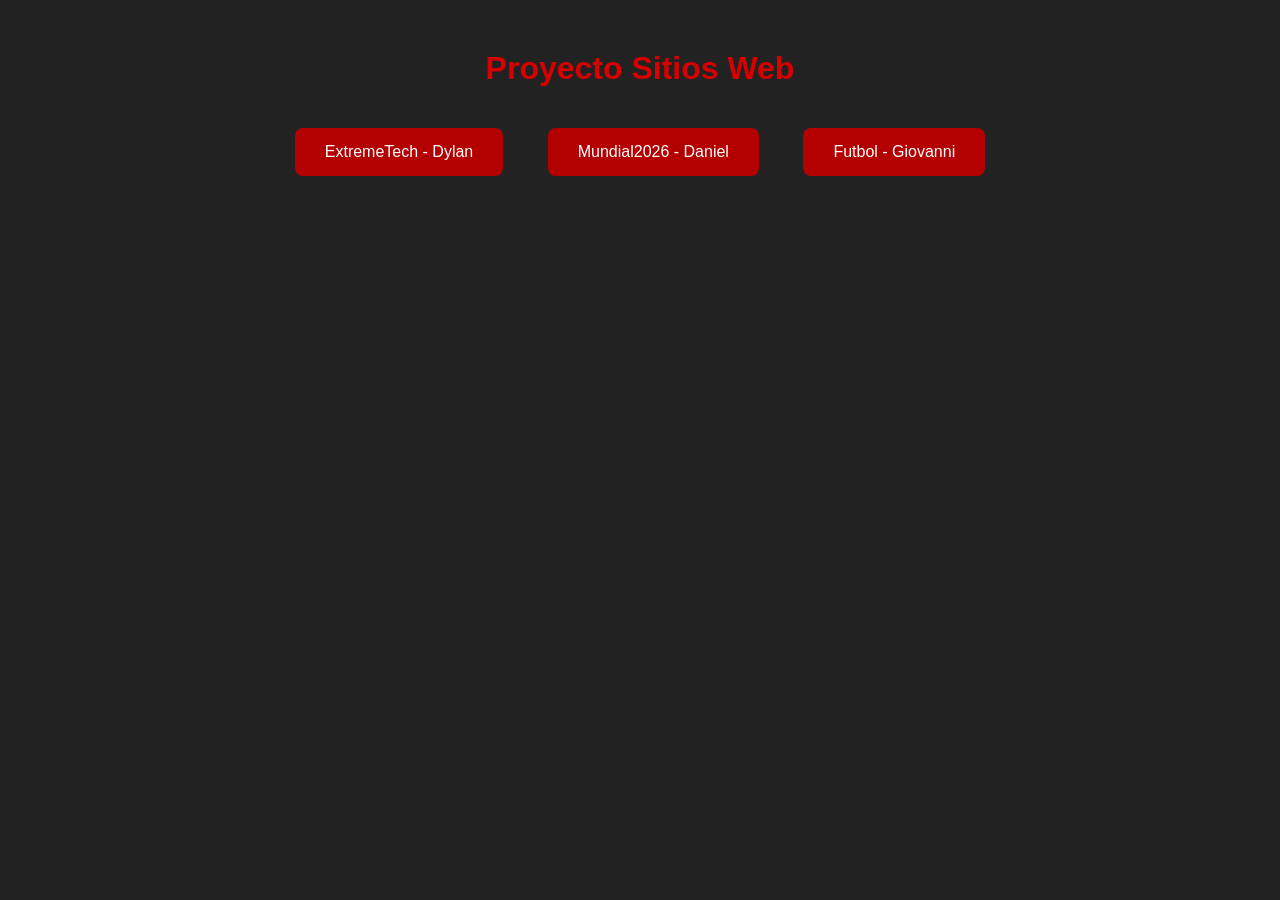
<file: index.html>
<!DOCTYPE html>
<html lang="es">
<head>
    <meta charset="UTF-8">
    <title>Trabajo CSS Sitios Web</title>

    <style>

        body{
            font-family: Arial;
            background:#222;
            color:white;
            text-align:center;
        }

        h1{
            color:#d60000;
            margin-top:50px;
        }

        a{
            display:inline-block;
            margin:20px;
            padding:15px 30px;
            background:#b30000;
            color:white;
            text-decoration:none;
            border-radius:8px;
        }

        a:hover{
            background:#ff0000;
        }

    </style>

</head>

<body>

<h1>Proyecto Sitios Web</h1>

<a href="Dylan/index.html">ExtremeTech - Dylan</a>

<a href="Daniel/index.html">Mundial2026 - Daniel</a>

<a href="Giovanni/index.html">Futbol - Giovanni</a>

</body>
</html>
</file>
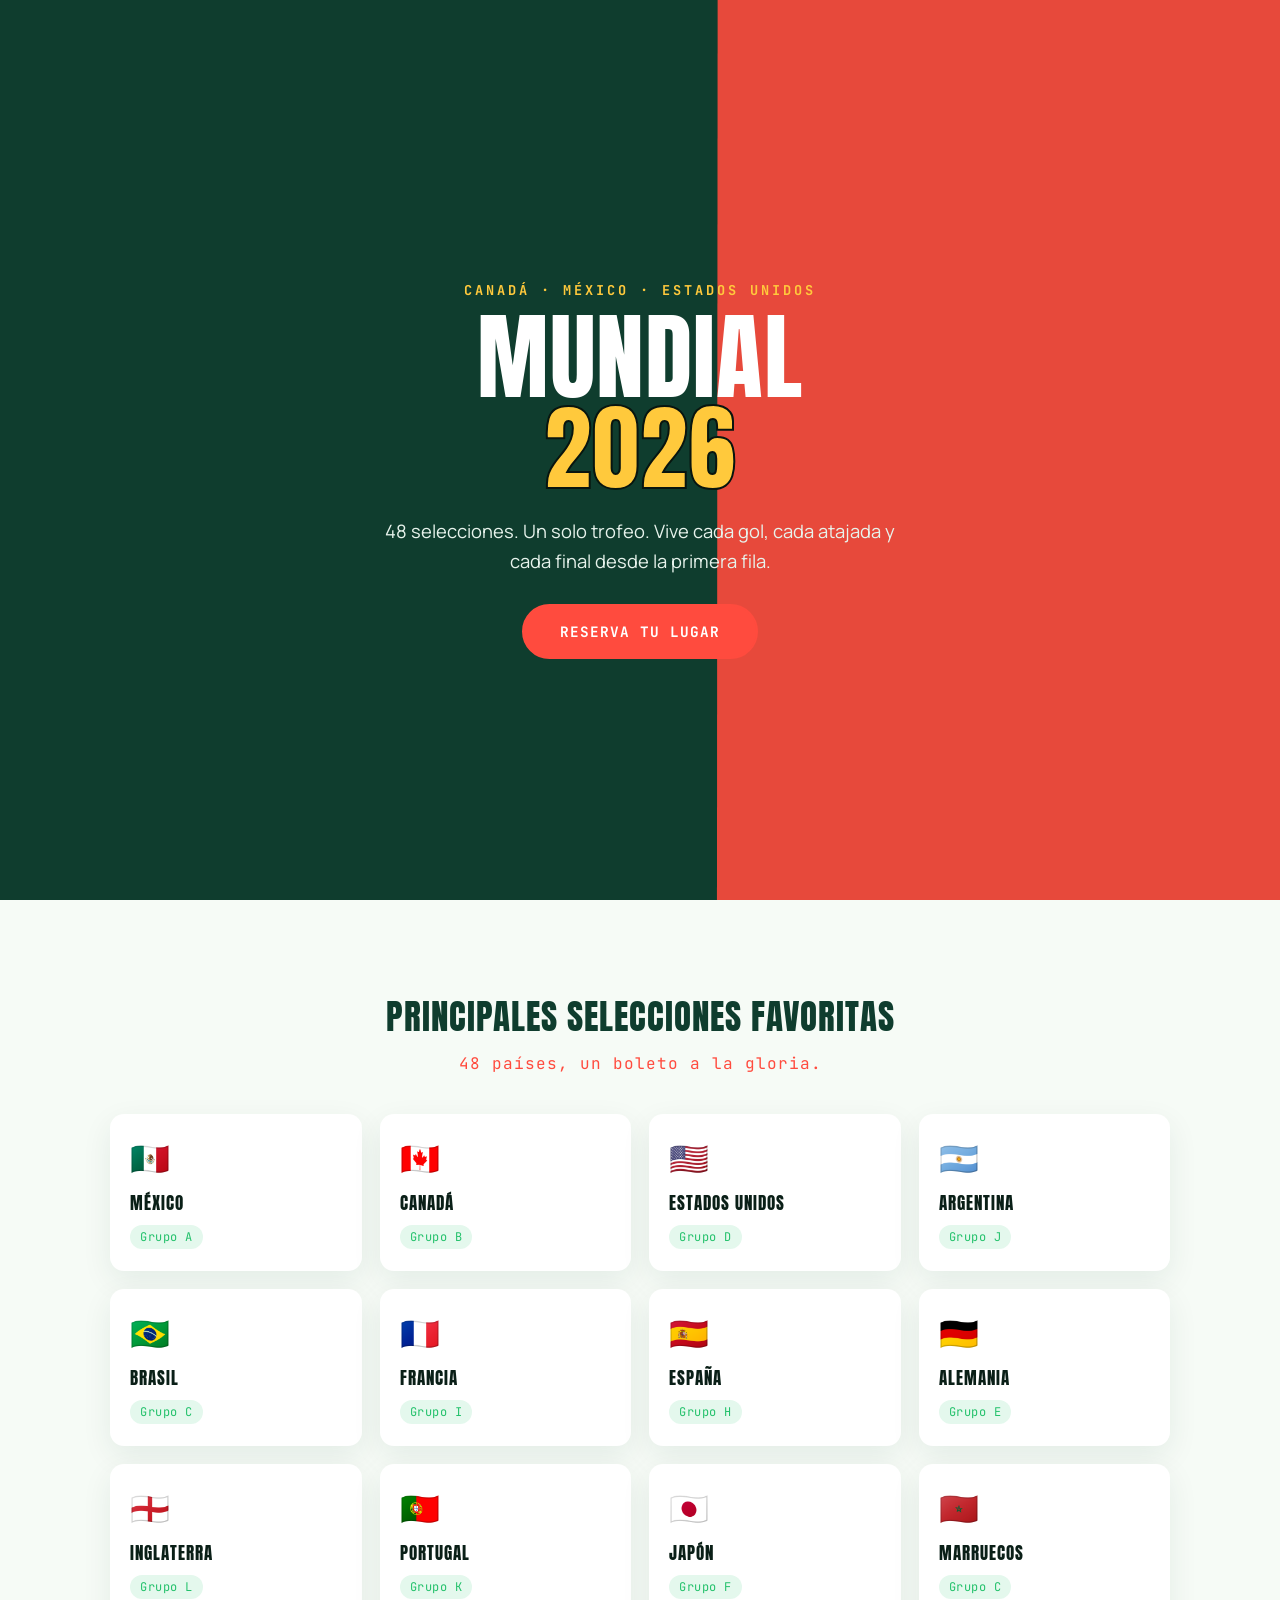
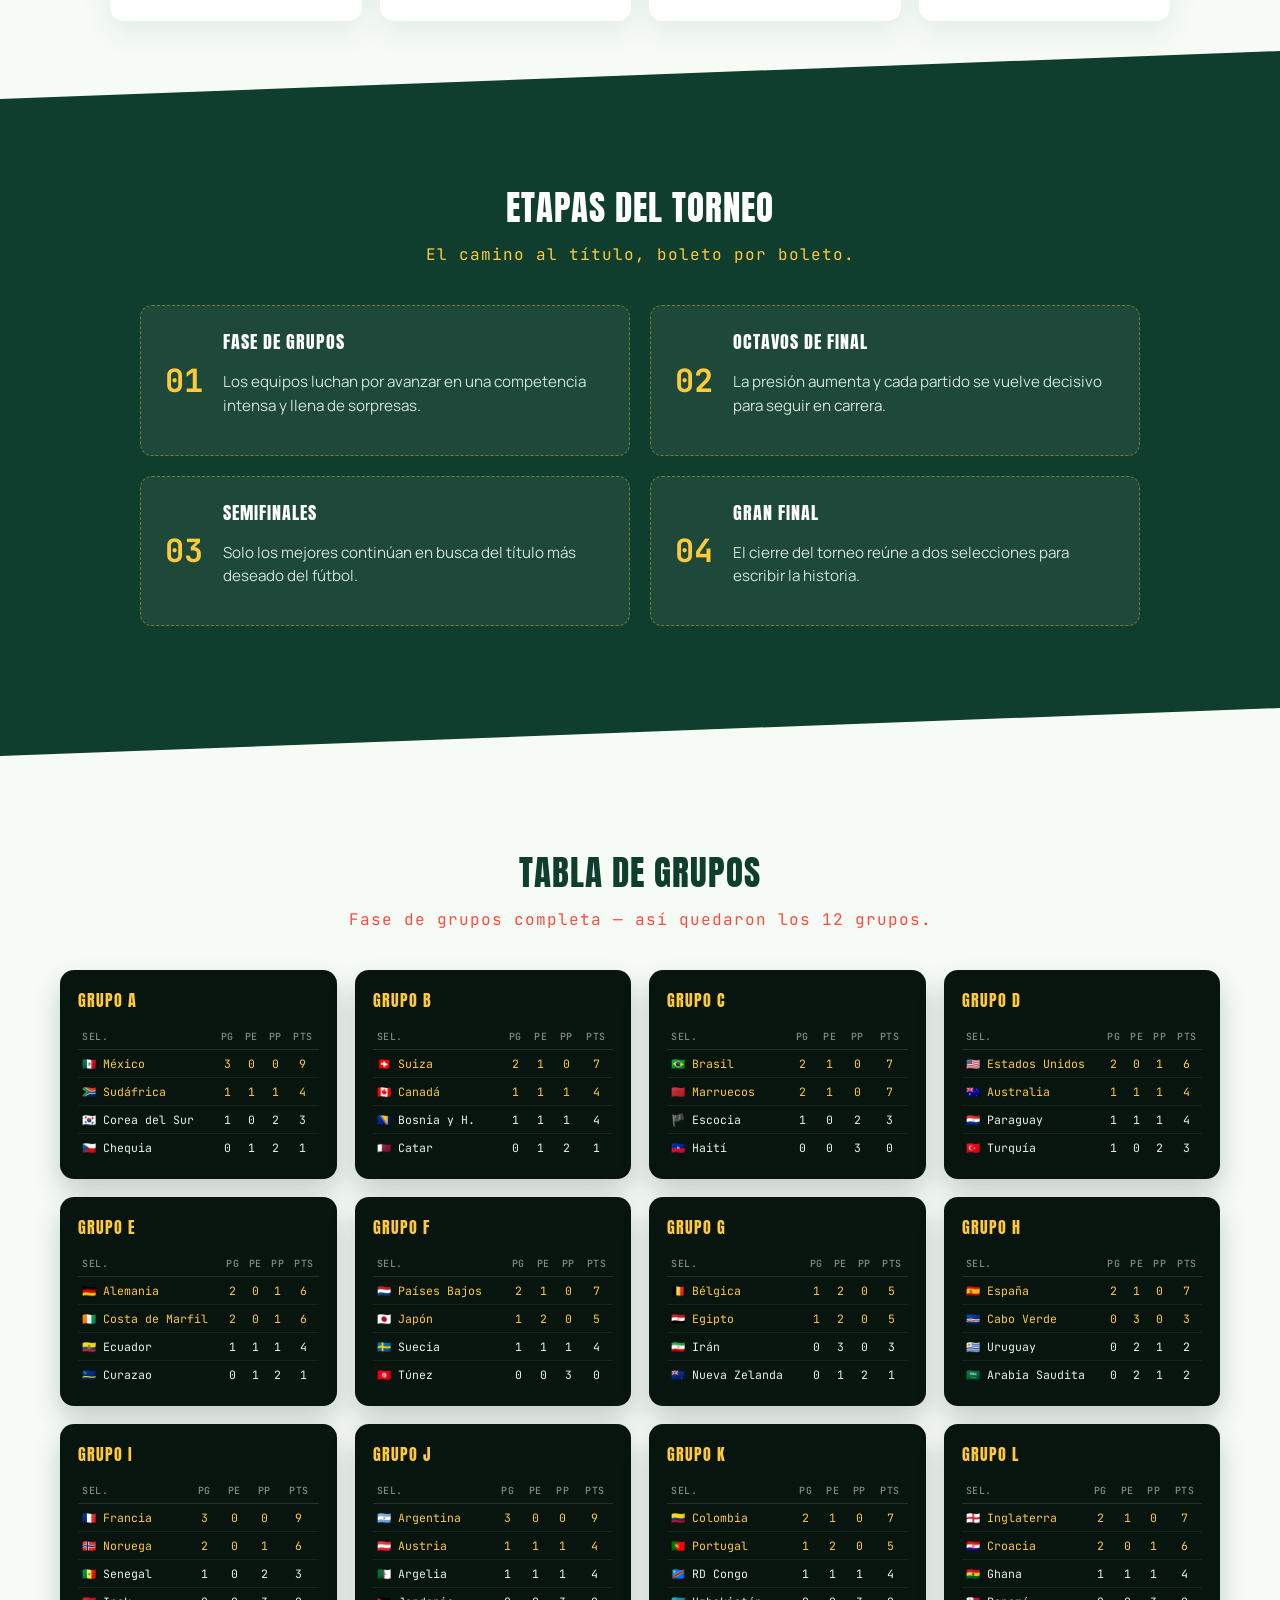
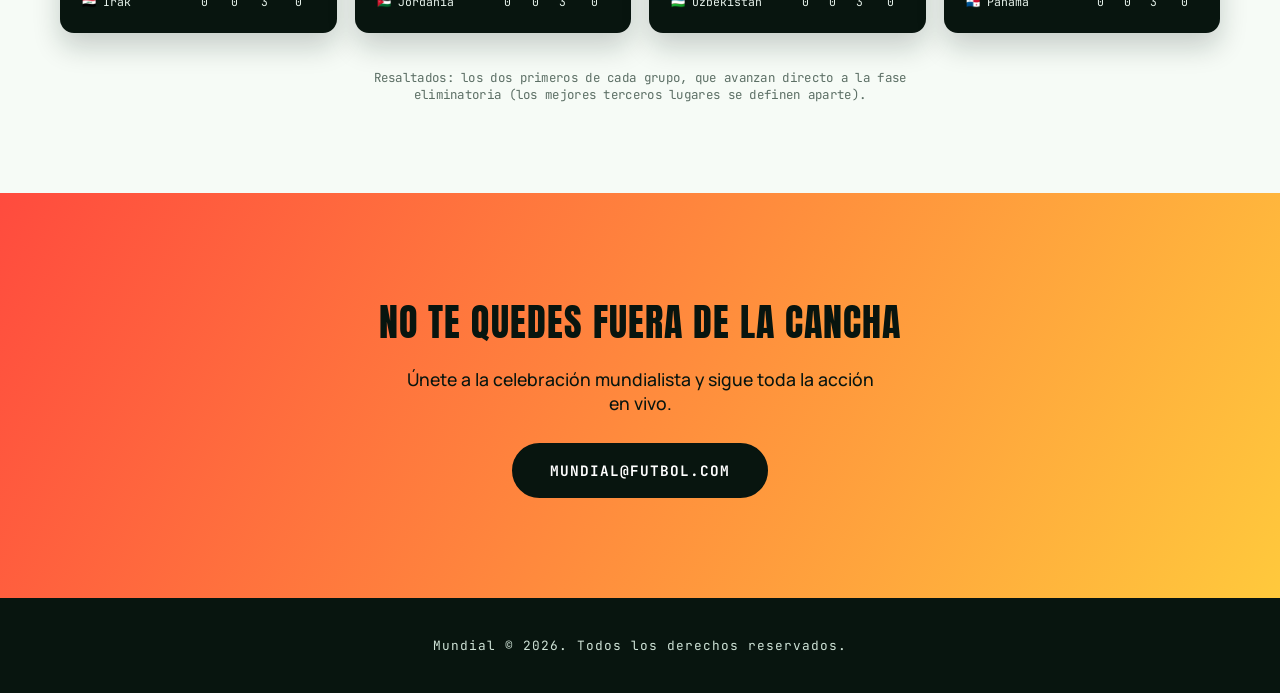
<file: Daniel/index.html>
<!DOCTYPE html>
<html lang="es">
<head>
	<meta charset="utf-8">
	<meta name="viewport" content="width=device-width, initial-scale=1.0">
	<meta name="description" content="Vive el Mundial 2026. Conoce las selecciones participantes, la tabla de grupos y las etapas del torneo.">
	<title>Mundial 2026 · La cancha nunca para</title>
	<link rel="preconnect" href="https://fonts.googleapis.com">
	<link rel="preconnect" href="https://fonts.gstatic.com" crossorigin>
	<link href="https://fonts.googleapis.com/css2?family=Anton&family=JetBrains+Mono:wght@500;700&family=Manrope:wght@400;500;700;800&display=swap" rel="stylesheet">
	<link rel="stylesheet" type="text/css" href="css/estilo-menu.css">
</head>
<body>

	<header class="hero" id="inicio">
		<div class="hero-shape" aria-hidden="true"></div>
		<div class="hero-content">
			<p class="eyebrow">Canadá · México · Estados Unidos</p>
			<h1>MUNDIAL<br><span>2026</span></h1>
			<p class="hero-text">48 selecciones. Un solo trofeo. Vive cada gol, cada atajada y cada final desde la primera fila.</p>
			<a class="btn" href="#contacto">Reserva tu lugar</a>
		</div>
	</header>

	<main>
		<section class="teams" id="selecciones">
			<h2>Principales selecciones favoritas</h2>
			<p class="teams-sub">48 países, un boleto a la gloria.</p>
			<div class="team-grid">
				<div class="team-card">
					<span class="flag" aria-hidden="true">🇲🇽</span>
					<h3>México</h3>
					<span class="team-group">Grupo A</span>
				</div>
				<div class="team-card">
					<span class="flag" aria-hidden="true">🇨🇦</span>
					<h3>Canadá</h3>
					<span class="team-group">Grupo B</span>
				</div>
				<div class="team-card">
					<span class="flag" aria-hidden="true">🇺🇸</span>
					<h3>Estados Unidos</h3>
					<span class="team-group">Grupo D</span>
				</div>
				<div class="team-card">
					<span class="flag" aria-hidden="true">🇦🇷</span>
					<h3>Argentina</h3>
					<span class="team-group">Grupo J</span>
				</div>
				<div class="team-card">
					<span class="flag" aria-hidden="true">🇧🇷</span>
					<h3>Brasil</h3>
					<span class="team-group">Grupo C</span>
				</div>
				<div class="team-card">
					<span class="flag" aria-hidden="true">🇫🇷</span>
					<h3>Francia</h3>
					<span class="team-group">Grupo I</span>
				</div>
				<div class="team-card">
					<span class="flag" aria-hidden="true">🇪🇸</span>
					<h3>España</h3>
					<span class="team-group">Grupo H</span>
				</div>
				<div class="team-card">
					<span class="flag" aria-hidden="true">🇩🇪</span>
					<h3>Alemania</h3>
					<span class="team-group">Grupo E</span>
				</div>
				<div class="team-card">
					<span class="flag" aria-hidden="true">🏴󠁧󠁢󠁥󠁮󠁧󠁿</span>
					<h3>Inglaterra</h3>
					<span class="team-group">Grupo L</span>
				</div>
				<div class="team-card">
					<span class="flag" aria-hidden="true">🇵🇹</span>
					<h3>Portugal</h3>
					<span class="team-group">Grupo K</span>
				</div>
				<div class="team-card">
					<span class="flag" aria-hidden="true">🇯🇵</span>
					<h3>Japón</h3>
					<span class="team-group">Grupo F</span>
				</div>
				<div class="team-card">
					<span class="flag" aria-hidden="true">🇲🇦</span>
					<h3>Marruecos</h3>
					<span class="team-group">Grupo C</span>
				</div>
			</div>
		</section>

		<section class="stages diag-top diag-bottom" id="servicios">
			<h2>Etapas del torneo</h2>
			<p class="stages-sub">El camino al título, boleto por boleto.</p>
			<div class="stage-grid">
				<article class="stage-card" id="grupos">
					<span class="stage-num">01</span>
					<div class="stage-body">
						<h3>Fase de grupos</h3>
						<p>Los equipos luchan por avanzar en una competencia intensa y llena de sorpresas.</p>
					</div>
				</article>
				<article class="stage-card" id="octavos">
					<span class="stage-num">02</span>
					<div class="stage-body">
						<h3>Octavos de final</h3>
						<p>La presión aumenta y cada partido se vuelve decisivo para seguir en carrera.</p>
					</div>
				</article>
				<article class="stage-card" id="semifinal">
					<span class="stage-num">03</span>
					<div class="stage-body">
						<h3>Semifinales</h3>
						<p>Solo los mejores continúan en busca del título más deseado del fútbol.</p>
					</div>
				</article>
				<article class="stage-card" id="final">
					<span class="stage-num">04</span>
					<div class="stage-body">
						<h3>Gran final</h3>
						<p>El cierre del torneo reúne a dos selecciones para escribir la historia.</p>
					</div>
				</article>
			</div>
		</section>

		<section class="standings" id="tabla">
			<h2>Tabla de grupos</h2>
			<p class="standings-sub">Fase de grupos completa — así quedaron los 12 grupos.</p>
			<div class="groups-grid">
				<div class="group-card">
					<h3>Grupo A</h3>
					<table>
						<thead><tr><th>Sel.</th><th>PG</th><th>PE</th><th>PP</th><th>Pts</th></tr></thead>
						<tbody>
							<tr class="leader"><td>🇲🇽 México</td><td>3</td><td>0</td><td>0</td><td>9</td></tr>
							<tr class="leader"><td>🇿🇦 Sudáfrica</td><td>1</td><td>1</td><td>1</td><td>4</td></tr>
							<tr><td>🇰🇷 Corea del Sur</td><td>1</td><td>0</td><td>2</td><td>3</td></tr>
							<tr><td>🇨🇿 Chequia</td><td>0</td><td>1</td><td>2</td><td>1</td></tr>
						</tbody>
					</table>
				</div>
				<div class="group-card">
					<h3>Grupo B</h3>
					<table>
						<thead><tr><th>Sel.</th><th>PG</th><th>PE</th><th>PP</th><th>Pts</th></tr></thead>
						<tbody>
							<tr class="leader"><td>🇨🇭 Suiza</td><td>2</td><td>1</td><td>0</td><td>7</td></tr>
							<tr class="leader"><td>🇨🇦 Canadá</td><td>1</td><td>1</td><td>1</td><td>4</td></tr>
							<tr><td>🇧🇦 Bosnia y H.</td><td>1</td><td>1</td><td>1</td><td>4</td></tr>
							<tr><td>🇶🇦 Catar</td><td>0</td><td>1</td><td>2</td><td>1</td></tr>
						</tbody>
					</table>
				</div>
				<div class="group-card">
					<h3>Grupo C</h3>
					<table>
						<thead><tr><th>Sel.</th><th>PG</th><th>PE</th><th>PP</th><th>Pts</th></tr></thead>
						<tbody>
							<tr class="leader"><td>🇧🇷 Brasil</td><td>2</td><td>1</td><td>0</td><td>7</td></tr>
							<tr class="leader"><td>🇲🇦 Marruecos</td><td>2</td><td>1</td><td>0</td><td>7</td></tr>
							<tr><td>🏴 Escocia</td><td>1</td><td>0</td><td>2</td><td>3</td></tr>
							<tr><td>🇭🇹 Haití</td><td>0</td><td>0</td><td>3</td><td>0</td></tr>
						</tbody>
					</table>
				</div>
				<div class="group-card">
					<h3>Grupo D</h3>
					<table>
						<thead><tr><th>Sel.</th><th>PG</th><th>PE</th><th>PP</th><th>Pts</th></tr></thead>
						<tbody>
							<tr class="leader"><td>🇺🇸 Estados Unidos</td><td>2</td><td>0</td><td>1</td><td>6</td></tr>
							<tr class="leader"><td>🇦🇺 Australia</td><td>1</td><td>1</td><td>1</td><td>4</td></tr>
							<tr><td>🇵🇾 Paraguay</td><td>1</td><td>1</td><td>1</td><td>4</td></tr>
							<tr><td>🇹🇷 Turquía</td><td>1</td><td>0</td><td>2</td><td>3</td></tr>
						</tbody>
					</table>
				</div>
				<div class="group-card">
					<h3>Grupo E</h3>
					<table>
						<thead><tr><th>Sel.</th><th>PG</th><th>PE</th><th>PP</th><th>Pts</th></tr></thead>
						<tbody>
							<tr class="leader"><td>🇩🇪 Alemania</td><td>2</td><td>0</td><td>1</td><td>6</td></tr>
							<tr class="leader"><td>🇨🇮 Costa de Marfil</td><td>2</td><td>0</td><td>1</td><td>6</td></tr>
							<tr><td>🇪🇨 Ecuador</td><td>1</td><td>1</td><td>1</td><td>4</td></tr>
							<tr><td>🇨🇼 Curazao</td><td>0</td><td>1</td><td>2</td><td>1</td></tr>
						</tbody>
					</table>
				</div>
				<div class="group-card">
					<h3>Grupo F</h3>
					<table>
						<thead><tr><th>Sel.</th><th>PG</th><th>PE</th><th>PP</th><th>Pts</th></tr></thead>
						<tbody>
							<tr class="leader"><td>🇳🇱 Países Bajos</td><td>2</td><td>1</td><td>0</td><td>7</td></tr>
							<tr class="leader"><td>🇯🇵 Japón</td><td>1</td><td>2</td><td>0</td><td>5</td></tr>
							<tr><td>🇸🇪 Suecia</td><td>1</td><td>1</td><td>1</td><td>4</td></tr>
							<tr><td>🇹🇳 Túnez</td><td>0</td><td>0</td><td>3</td><td>0</td></tr>
						</tbody>
					</table>
				</div>
				<div class="group-card">
					<h3>Grupo G</h3>
					<table>
						<thead><tr><th>Sel.</th><th>PG</th><th>PE</th><th>PP</th><th>Pts</th></tr></thead>
						<tbody>
							<tr class="leader"><td>🇧🇪 Bélgica</td><td>1</td><td>2</td><td>0</td><td>5</td></tr>
							<tr class="leader"><td>🇪🇬 Egipto</td><td>1</td><td>2</td><td>0</td><td>5</td></tr>
							<tr><td>🇮🇷 Irán</td><td>0</td><td>3</td><td>0</td><td>3</td></tr>
							<tr><td>🇳🇿 Nueva Zelanda</td><td>0</td><td>1</td><td>2</td><td>1</td></tr>
						</tbody>
					</table>
				</div>
				<div class="group-card">
					<h3>Grupo H</h3>
					<table>
						<thead><tr><th>Sel.</th><th>PG</th><th>PE</th><th>PP</th><th>Pts</th></tr></thead>
						<tbody>
							<tr class="leader"><td>🇪🇸 España</td><td>2</td><td>1</td><td>0</td><td>7</td></tr>
							<tr class="leader"><td>🇨🇻 Cabo Verde</td><td>0</td><td>3</td><td>0</td><td>3</td></tr>
							<tr><td>🇺🇾 Uruguay</td><td>0</td><td>2</td><td>1</td><td>2</td></tr>
							<tr><td>🇸🇦 Arabia Saudita</td><td>0</td><td>2</td><td>1</td><td>2</td></tr>
						</tbody>
					</table>
				</div>
				<div class="group-card">
					<h3>Grupo I</h3>
					<table>
						<thead><tr><th>Sel.</th><th>PG</th><th>PE</th><th>PP</th><th>Pts</th></tr></thead>
						<tbody>
							<tr class="leader"><td>🇫🇷 Francia</td><td>3</td><td>0</td><td>0</td><td>9</td></tr>
							<tr class="leader"><td>🇳🇴 Noruega</td><td>2</td><td>0</td><td>1</td><td>6</td></tr>
							<tr><td>🇸🇳 Senegal</td><td>1</td><td>0</td><td>2</td><td>3</td></tr>
							<tr><td>🇮🇶 Irak</td><td>0</td><td>0</td><td>3</td><td>0</td></tr>
						</tbody>
					</table>
				</div>
				<div class="group-card">
					<h3>Grupo J</h3>
					<table>
						<thead><tr><th>Sel.</th><th>PG</th><th>PE</th><th>PP</th><th>Pts</th></tr></thead>
						<tbody>
							<tr class="leader"><td>🇦🇷 Argentina</td><td>3</td><td>0</td><td>0</td><td>9</td></tr>
							<tr class="leader"><td>🇦🇹 Austria</td><td>1</td><td>1</td><td>1</td><td>4</td></tr>
							<tr><td>🇩🇿 Argelia</td><td>1</td><td>1</td><td>1</td><td>4</td></tr>
							<tr><td>🇯🇴 Jordania</td><td>0</td><td>0</td><td>3</td><td>0</td></tr>
						</tbody>
					</table>
				</div>
				<div class="group-card">
					<h3>Grupo K</h3>
					<table>
						<thead><tr><th>Sel.</th><th>PG</th><th>PE</th><th>PP</th><th>Pts</th></tr></thead>
						<tbody>
							<tr class="leader"><td>🇨🇴 Colombia</td><td>2</td><td>1</td><td>0</td><td>7</td></tr>
							<tr class="leader"><td>🇵🇹 Portugal</td><td>1</td><td>2</td><td>0</td><td>5</td></tr>
							<tr><td>🇨🇩 RD Congo</td><td>1</td><td>1</td><td>1</td><td>4</td></tr>
							<tr><td>🇺🇿 Uzbekistán</td><td>0</td><td>0</td><td>3</td><td>0</td></tr>
						</tbody>
					</table>
				</div>
				<div class="group-card">
					<h3>Grupo L</h3>
					<table>
						<thead><tr><th>Sel.</th><th>PG</th><th>PE</th><th>PP</th><th>Pts</th></tr></thead>
						<tbody>
							<tr class="leader"><td>🏴󠁧󠁢󠁥󠁮󠁧󠁿 Inglaterra</td><td>2</td><td>1</td><td>0</td><td>7</td></tr>
							<tr class="leader"><td>🇭🇷 Croacia</td><td>2</td><td>0</td><td>1</td><td>6</td></tr>
							<tr><td>🇬🇭 Ghana</td><td>1</td><td>1</td><td>1</td><td>4</td></tr>
							<tr><td>🇵🇦 Panamá</td><td>0</td><td>0</td><td>3</td><td>0</td></tr>
						</tbody>
					</table>
				</div>
			</div>
			<p class="standings-note">Resaltados: los dos primeros de cada grupo, que avanzan directo a la fase eliminatoria (los mejores terceros lugares se definen aparte).</p>
		</section>

		<section class="contact" id="contacto">
			<h2>No te quedes fuera de la cancha</h2>
			<p>Únete a la celebración mundialista y sigue toda la acción en vivo.</p>
			<a class="btn btn-light" href="mailto:mundial@futbol.com">mundial@futbol.com</a>
		</section>
	</main>

	<footer>
		<p>Mundial © 2026. Todos los derechos reservados.</p>
	</footer>
</body>
</html>
</file>
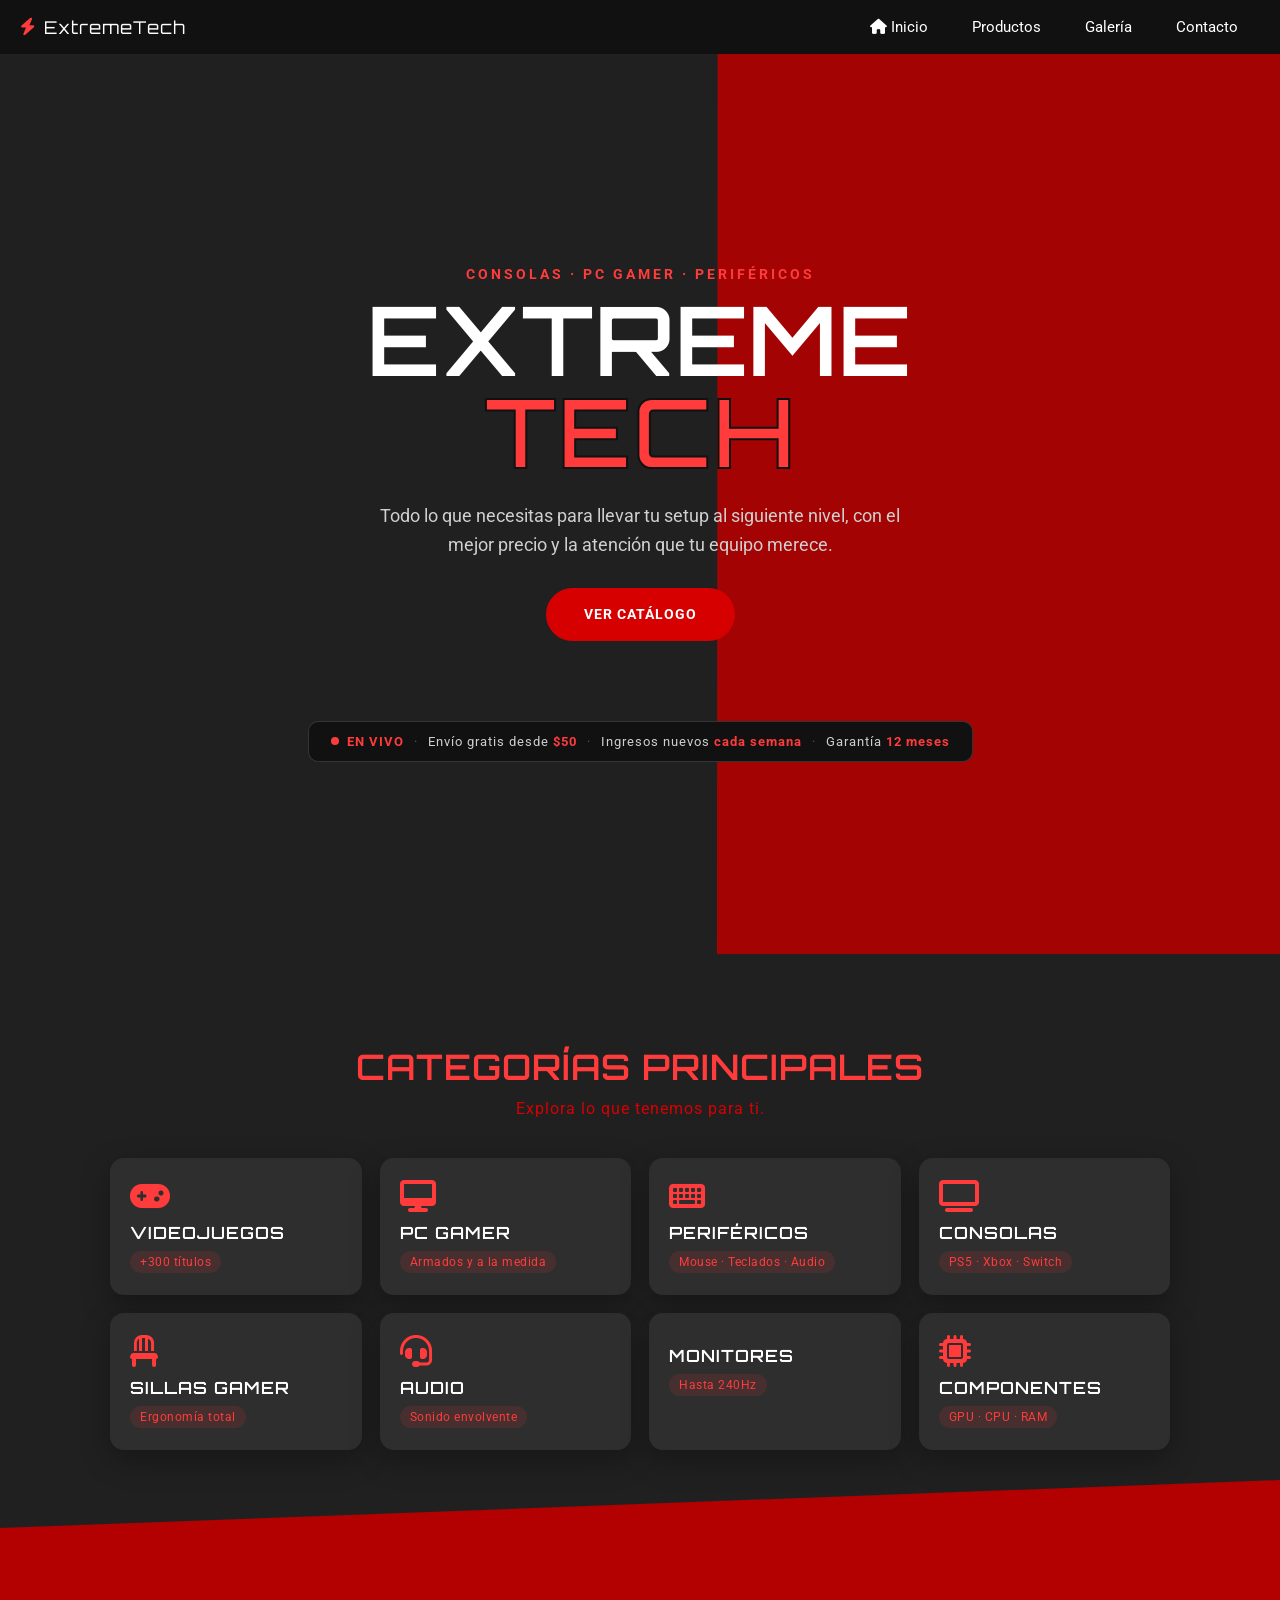
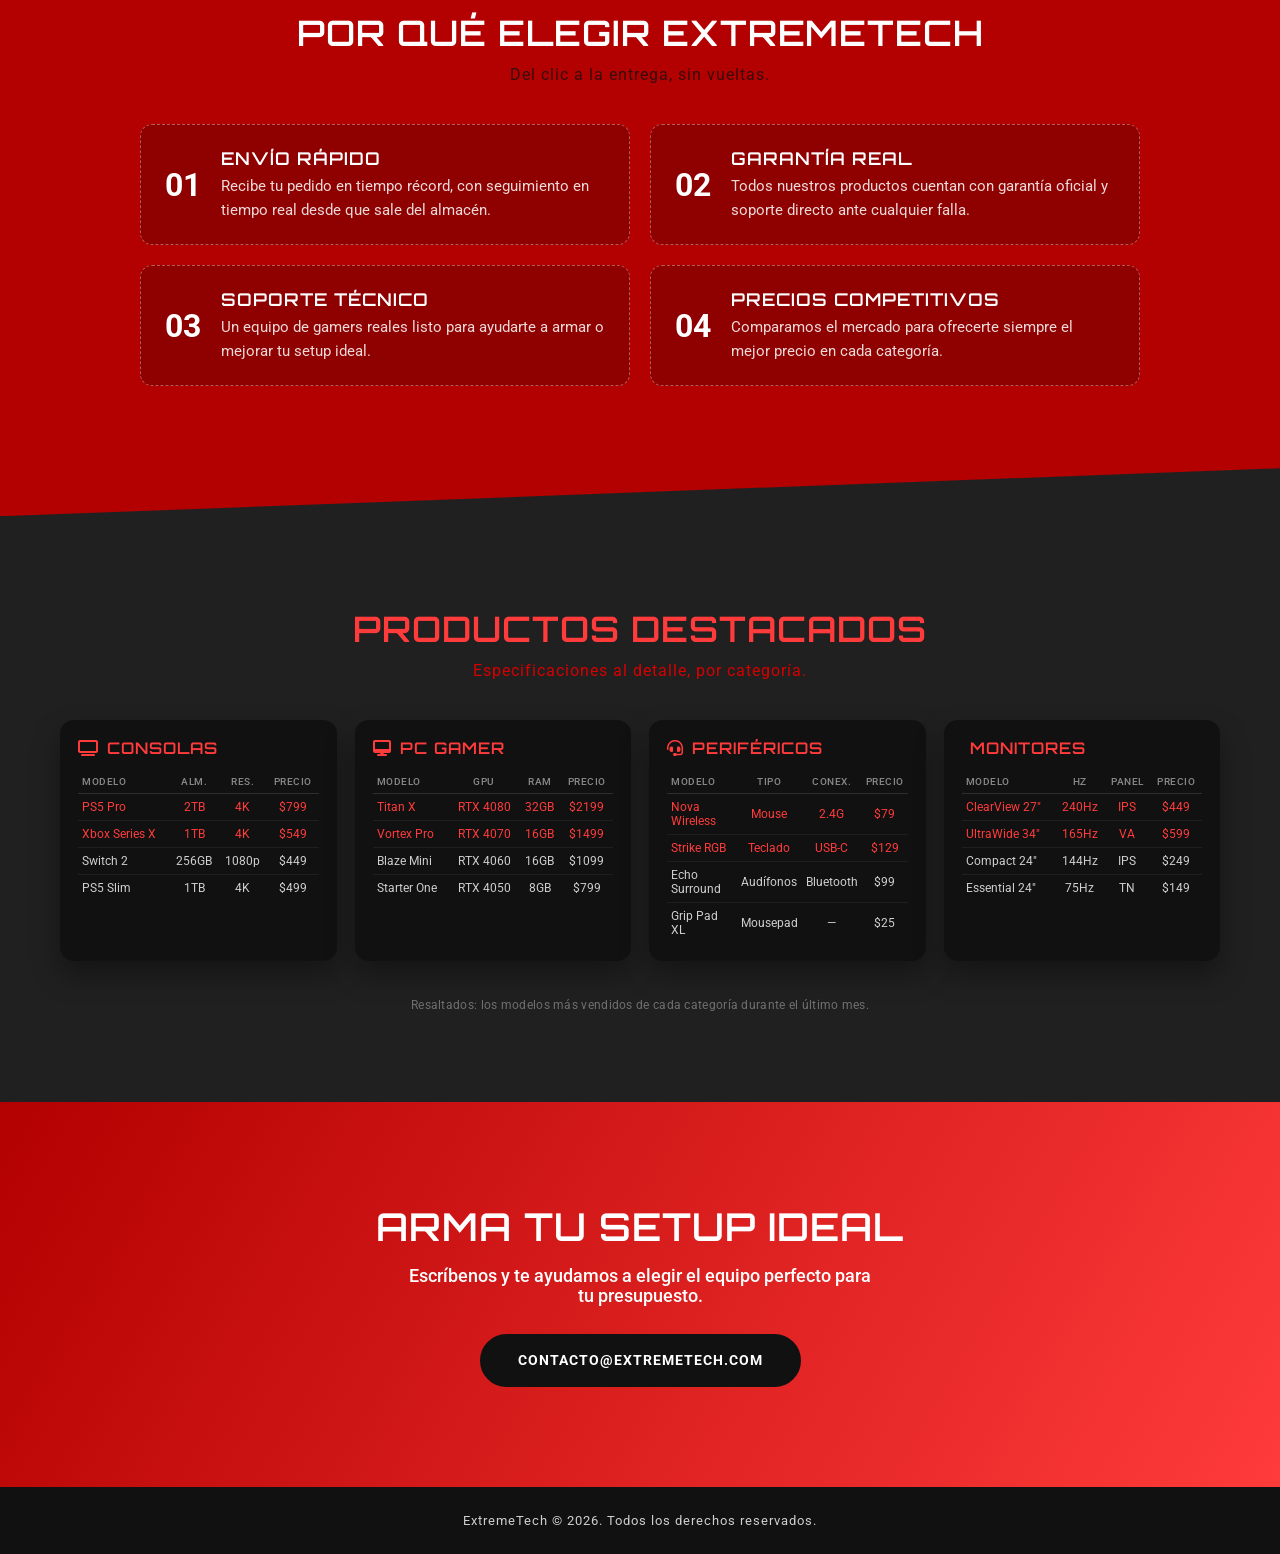
<file: Dylan/index.html>
<!DOCTYPE html>
<html lang="es">
<head>
	<meta charset="UTF-8">
	<meta name="viewport" content="width=device-width, initial-scale=1.0">
	<meta name="description" content="ExtremeTech: consolas, PC gamer y periféricos. Descubre las categorías, por qué elegirnos y nuestros productos destacados.">
	<title>ExtremeTech · Tienda de Tecnología y Videojuegos</title>
	<link rel="preconnect" href="https://fonts.googleapis.com">
	<link rel="preconnect" href="https://fonts.gstatic.com" crossorigin>
	<link href="https://fonts.googleapis.com/css2?family=Orbitron:wght@600;800;900&family=Roboto:wght@400;500;700&display=swap" rel="stylesheet">
	<link rel="stylesheet" href="https://cdnjs.cloudflare.com/ajax/libs/font-awesome/6.7.2/css/all.min.css">
	<link rel="stylesheet" href="css/estilo-menu.css">
</head>
<body>

	<nav class="menu">
		<a class="menu-logo" href="#inicio"><i class="fa-solid fa-bolt"></i> ExtremeTech</a>
		<ul>
			<li><a href="#inicio"><i class="fa-solid fa-house"></i> Inicio</a></li>
			<li>
				<a href="#categorias">Productos</a>
				<ul>
					<li><a href="#categorias">Videojuegos</a></li>
					<li><a href="#categorias">Consolas</a></li>
					<li><a href="#categorias">PC Gamer</a></li>
					<li><a href="#categorias">Periféricos</a></li>
				</ul>
			</li>
			<li><a href="#destacados">Galería</a></li>
			<li><a href="#contacto">Contacto</a></li>
		</ul>
	</nav>

	<header class="hero" id="inicio">
		<div class="hero-shape" aria-hidden="true"></div>
		<div class="hero-content">
			<p class="eyebrow">Consolas · PC Gamer · Periféricos</p>
			<h1>EXTREME<br><span>TECH</span></h1>
			<p class="hero-text">Todo lo que necesitas para llevar tu setup al siguiente nivel, con el mejor precio y la atención que tu equipo merece.</p>
			<a class="btn" href="#categorias">Ver catálogo</a>
		</div>

		<div class="scorebug">
			<span class="scorebug-live"><span class="dot" aria-hidden="true"></span> EN VIVO</span>
			<span class="scorebug-sep">·</span>
			<span class="scorebug-item">Envío gratis desde <span class="scorebug-score">$50</span></span>
			<span class="scorebug-sep">·</span>
			<span class="scorebug-item">Ingresos nuevos <span class="scorebug-score">cada semana</span></span>
			<span class="scorebug-sep">·</span>
			<span class="scorebug-item">Garantía <span class="scorebug-score">12 meses</span></span>
		</div>
	</header>

	<main>
		<section class="teams" id="categorias">
			<h2>Categorías principales</h2>
			<p class="teams-sub">Explora lo que tenemos para ti.</p>
			<div class="team-grid">
				<div class="team-card">
					<i class="fa-solid fa-gamepad flag" aria-hidden="true"></i>
					<h3>Videojuegos</h3>
					<span class="team-group">+300 títulos</span>
				</div>
				<div class="team-card">
					<i class="fa-solid fa-desktop flag" aria-hidden="true"></i>
					<h3>PC Gamer</h3>
					<span class="team-group">Armados y a la medida</span>
				</div>
				<div class="team-card">
					<i class="fa-solid fa-keyboard flag" aria-hidden="true"></i>
					<h3>Periféricos</h3>
					<span class="team-group">Mouse · Teclados · Audio</span>
				</div>
				<div class="team-card">
					<i class="fa-solid fa-tv flag" aria-hidden="true"></i>
					<h3>Consolas</h3>
					<span class="team-group">PS5 · Xbox · Switch</span>
				</div>
				<div class="team-card">
					<i class="fa-solid fa-chair flag" aria-hidden="true"></i>
					<h3>Sillas Gamer</h3>
					<span class="team-group">Ergonomía total</span>
				</div>
				<div class="team-card">
					<i class="fa-solid fa-headset flag" aria-hidden="true"></i>
					<h3>Audio</h3>
					<span class="team-group">Sonido envolvente</span>
				</div>
				<div class="team-card">
					<i class="fa-solid fa-tv-retro flag" aria-hidden="true"></i>
					<h3>Monitores</h3>
					<span class="team-group">Hasta 240Hz</span>
				</div>
				<div class="team-card">
					<i class="fa-solid fa-microchip flag" aria-hidden="true"></i>
					<h3>Componentes</h3>
					<span class="team-group">GPU · CPU · RAM</span>
				</div>
			</div>
		</section>

		<section class="stages diag-top diag-bottom" id="beneficios">
			<h2>Por qué elegir ExtremeTech</h2>
			<p class="stages-sub">Del clic a la entrega, sin vueltas.</p>
			<div class="stage-grid">
				<article class="stage-card">
					<span class="stage-num">01</span>
					<div class="stage-body">
						<h3>Envío rápido</h3>
						<p>Recibe tu pedido en tiempo récord, con seguimiento en tiempo real desde que sale del almacén.</p>
					</div>
				</article>
				<article class="stage-card">
					<span class="stage-num">02</span>
					<div class="stage-body">
						<h3>Garantía real</h3>
						<p>Todos nuestros productos cuentan con garantía oficial y soporte directo ante cualquier falla.</p>
					</div>
				</article>
				<article class="stage-card">
					<span class="stage-num">03</span>
					<div class="stage-body">
						<h3>Soporte técnico</h3>
						<p>Un equipo de gamers reales listo para ayudarte a armar o mejorar tu setup ideal.</p>
					</div>
				</article>
				<article class="stage-card">
					<span class="stage-num">04</span>
					<div class="stage-body">
						<h3>Precios competitivos</h3>
						<p>Comparamos el mercado para ofrecerte siempre el mejor precio en cada categoría.</p>
					</div>
				</article>
			</div>
		</section>

		<section class="standings" id="destacados">
			<h2>Productos destacados</h2>
			<p class="standings-sub">Especificaciones al detalle, por categoría.</p>
			<div class="groups-grid">
				<div class="group-card">
					<h3><i class="fa-solid fa-tv"></i> Consolas</h3>
					<table>
						<thead><tr><th>Modelo</th><th>Alm.</th><th>Res.</th><th>Precio</th></tr></thead>
						<tbody>
							<tr class="leader"><td>PS5 Pro</td><td>2TB</td><td>4K</td><td>$799</td></tr>
							<tr class="leader"><td>Xbox Series X</td><td>1TB</td><td>4K</td><td>$549</td></tr>
							<tr><td>Switch 2</td><td>256GB</td><td>1080p</td><td>$449</td></tr>
							<tr><td>PS5 Slim</td><td>1TB</td><td>4K</td><td>$499</td></tr>
						</tbody>
					</table>
				</div>
				<div class="group-card">
					<h3><i class="fa-solid fa-desktop"></i> PC Gamer</h3>
					<table>
						<thead><tr><th>Modelo</th><th>GPU</th><th>RAM</th><th>Precio</th></tr></thead>
						<tbody>
							<tr class="leader"><td>Titan X</td><td>RTX 4080</td><td>32GB</td><td>$2199</td></tr>
							<tr class="leader"><td>Vortex Pro</td><td>RTX 4070</td><td>16GB</td><td>$1499</td></tr>
							<tr><td>Blaze Mini</td><td>RTX 4060</td><td>16GB</td><td>$1099</td></tr>
							<tr><td>Starter One</td><td>RTX 4050</td><td>8GB</td><td>$799</td></tr>
						</tbody>
					</table>
				</div>
				<div class="group-card">
					<h3><i class="fa-solid fa-headset"></i> Periféricos</h3>
					<table>
						<thead><tr><th>Modelo</th><th>Tipo</th><th>Conex.</th><th>Precio</th></tr></thead>
						<tbody>
							<tr class="leader"><td>Nova Wireless</td><td>Mouse</td><td>2.4G</td><td>$79</td></tr>
							<tr class="leader"><td>Strike RGB</td><td>Teclado</td><td>USB-C</td><td>$129</td></tr>
							<tr><td>Echo Surround</td><td>Audífonos</td><td>Bluetooth</td><td>$99</td></tr>
							<tr><td>Grip Pad XL</td><td>Mousepad</td><td>—</td><td>$25</td></tr>
						</tbody>
					</table>
				</div>
				<div class="group-card">
					<h3><i class="fa-solid fa-tv-retro"></i> Monitores</h3>
					<table>
						<thead><tr><th>Modelo</th><th>Hz</th><th>Panel</th><th>Precio</th></tr></thead>
						<tbody>
							<tr class="leader"><td>ClearView 27"</td><td>240Hz</td><td>IPS</td><td>$449</td></tr>
							<tr class="leader"><td>UltraWide 34"</td><td>165Hz</td><td>VA</td><td>$599</td></tr>
							<tr><td>Compact 24"</td><td>144Hz</td><td>IPS</td><td>$249</td></tr>
							<tr><td>Essential 24"</td><td>75Hz</td><td>TN</td><td>$149</td></tr>
						</tbody>
					</table>
				</div>
			</div>
			<p class="standings-note">Resaltados: los modelos más vendidos de cada categoría durante el último mes.</p>
		</section>

		<section class="contact" id="contacto">
			<h2>Arma tu setup ideal</h2>
			<p>Escríbenos y te ayudamos a elegir el equipo perfecto para tu presupuesto.</p>
			<a class="btn btn-light" href="mailto:contacto@extremetech.com">contacto@extremetech.com</a>
		</section>
	</main>

	<footer>
		<p>ExtremeTech © 2026. Todos los derechos reservados.</p>
	</footer>
</body>
</html>
</file>
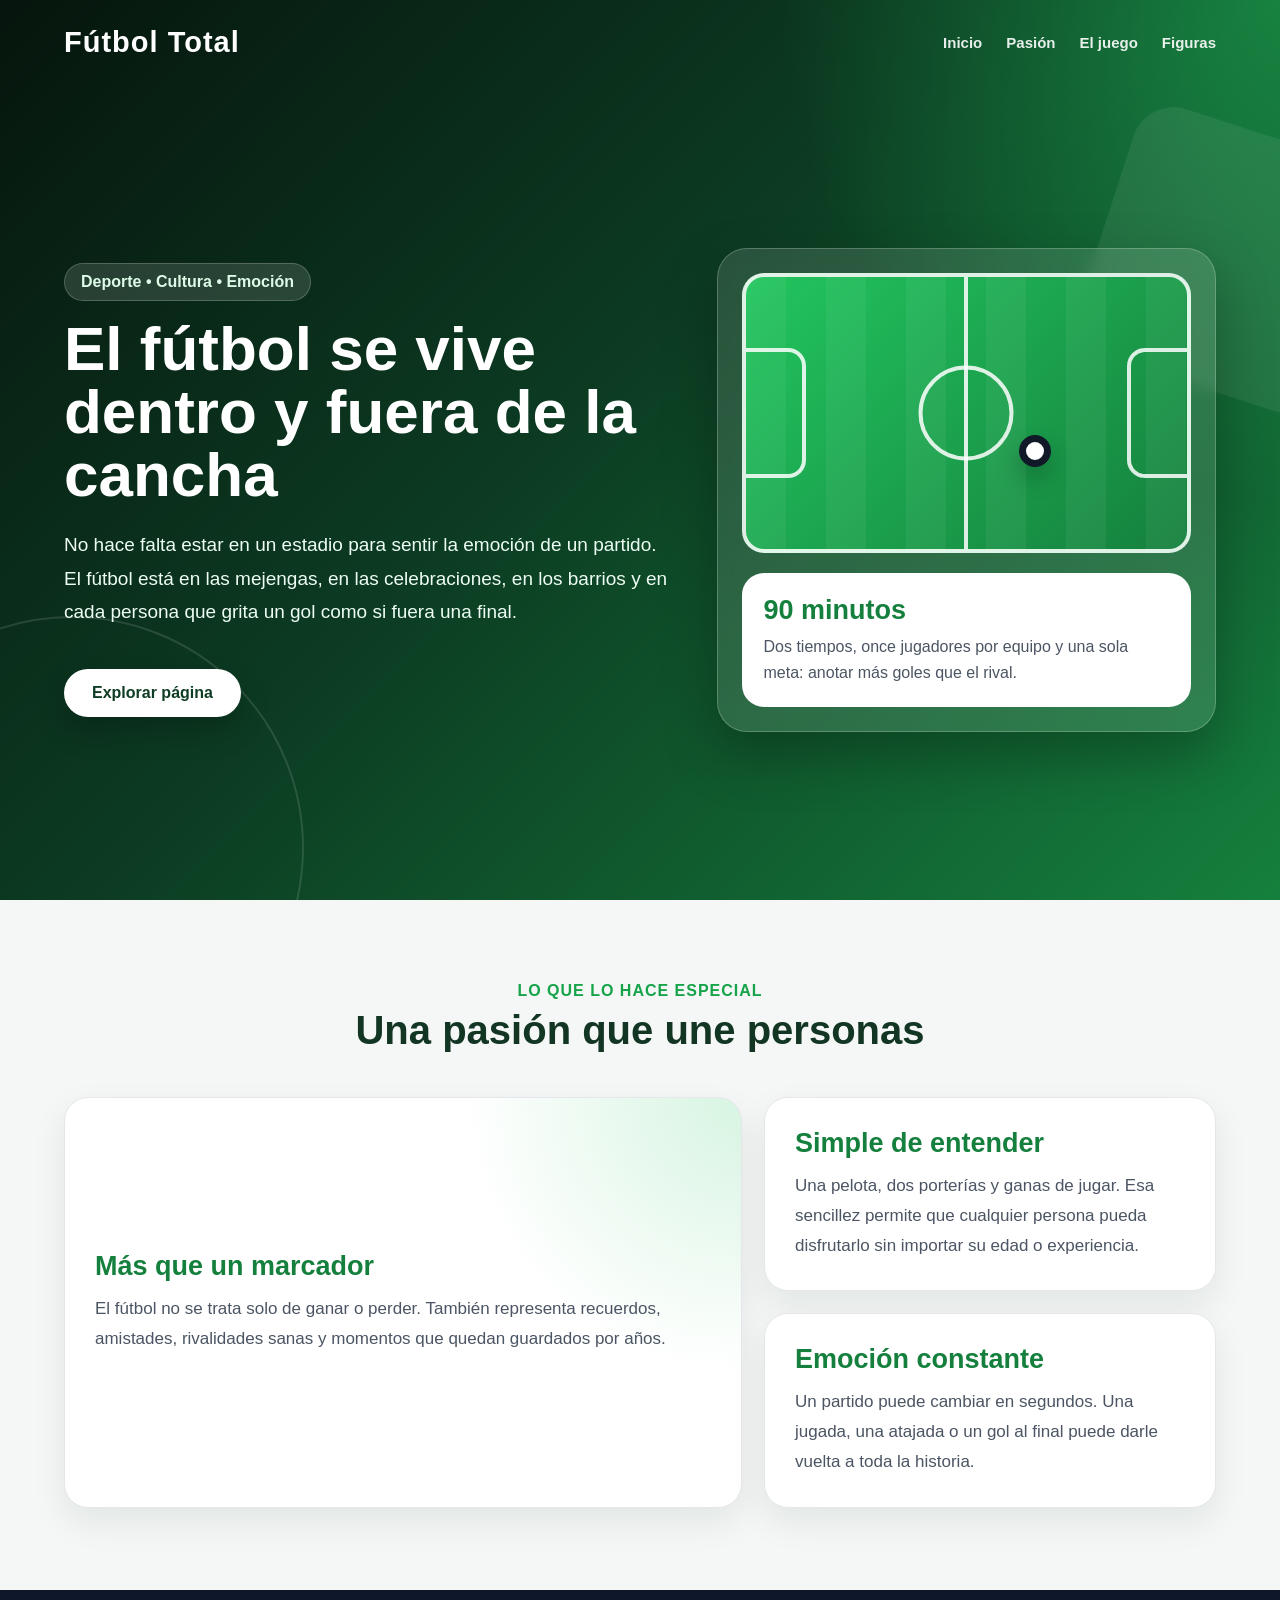
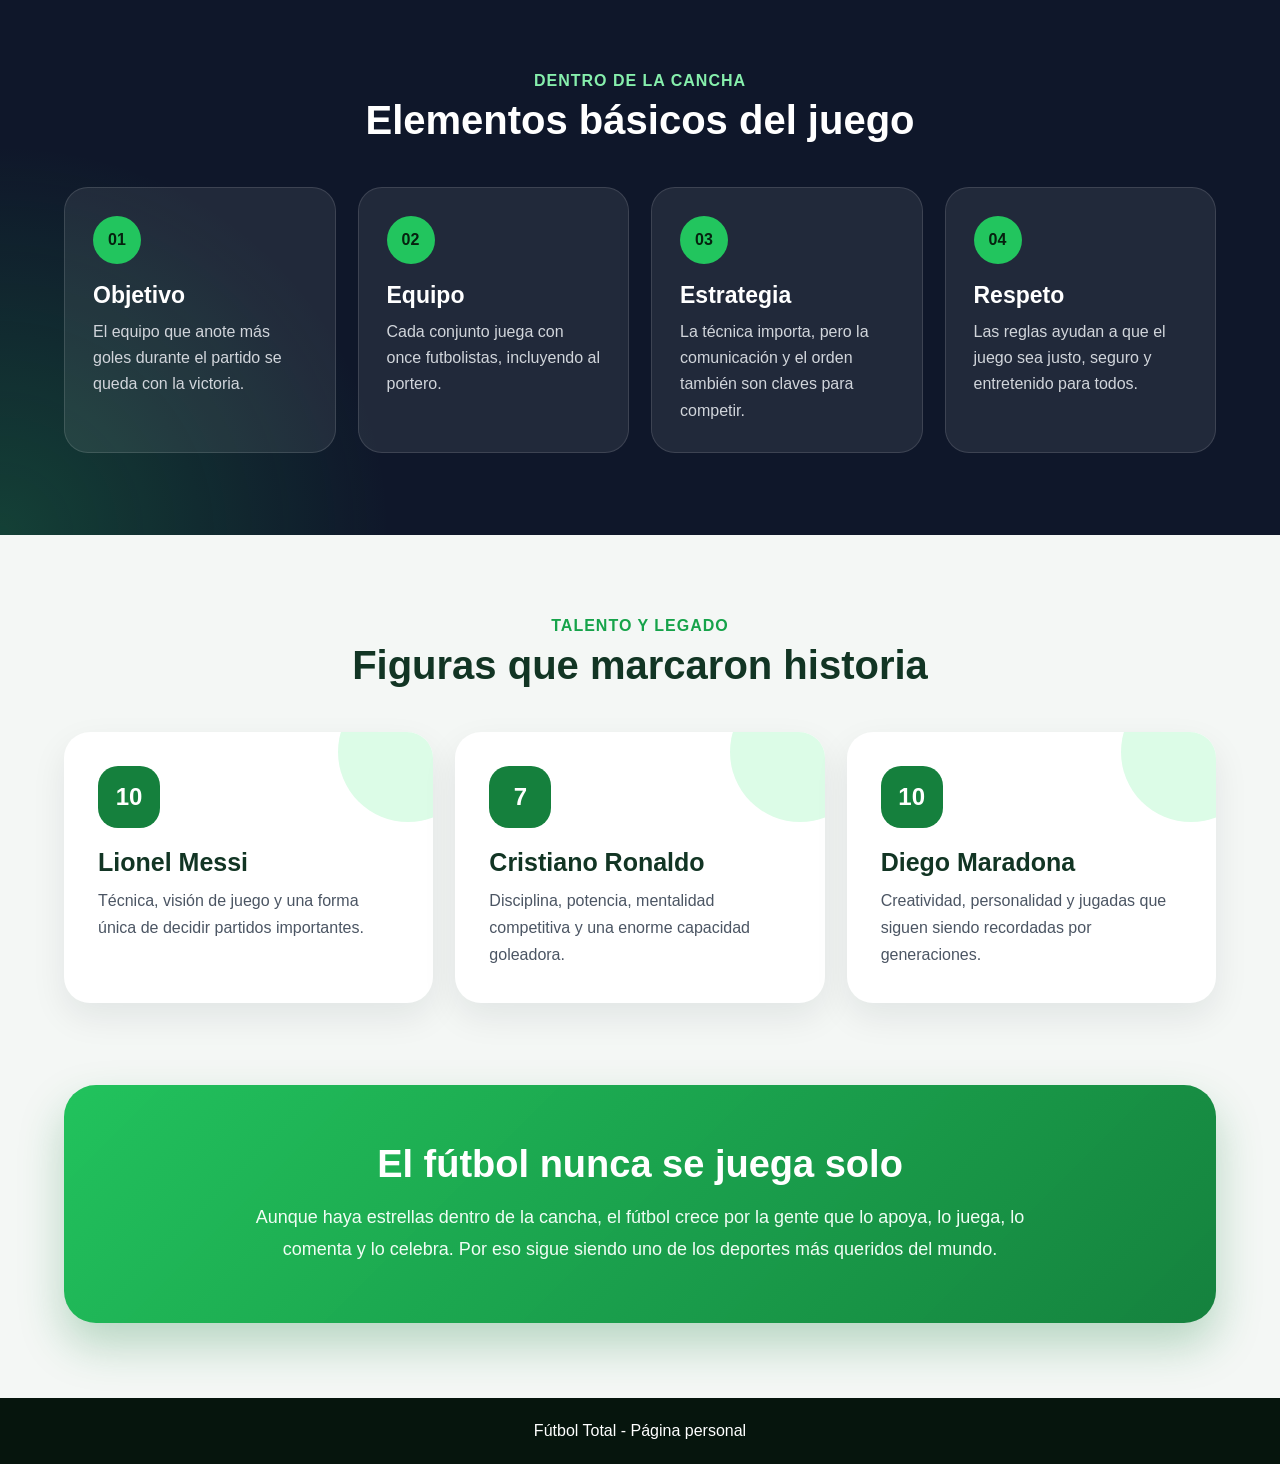
<file: Giovanni/index.html>
<!DOCTYPE html>
<html lang="es">
<head>
    <meta charset="UTF-8">
    <meta name="viewport" content="width=device-width, initial-scale=1.0">
    <title>Fútbol Total</title>
    <link rel="stylesheet" href="css/estilos.css">
</head>
<body>

    <header class="inicio" id="inicio">
        <nav class="nav">
            <h2>Fútbol Total</h2>
            <div class="enlaces">
                <a href="#inicio">Inicio</a>
                <a href="#pasiones">Pasión</a>
                <a href="#juego">El juego</a>
                <a href="#figuras">Figuras</a>
            </div>
        </nav>

        <section class="hero">
            <div class="hero-texto">
                <p class="mini">Deporte • Cultura • Emoción</p>
                <h1>El fútbol se vive dentro y fuera de la cancha</h1>
                <p>
                    No hace falta estar en un estadio para sentir la emoción de un partido. El fútbol está en las mejengas,
                    en las celebraciones, en los barrios y en cada persona que grita un gol como si fuera una final.
                </p>
                <a href="#pasiones" class="boton">Explorar página</a>
            </div>

            <div class="panel">
                <div class="cancha">
                    <span class="linea-centro"></span>
                    <span class="circulo"></span>
                    <span class="area area-izq"></span>
                    <span class="area area-der"></span>
                    <span class="balon"></span>
                </div>
                <div class="dato">
                    <strong>90 minutos</strong>
                    <p>Dos tiempos, once jugadores por equipo y una sola meta: anotar más goles que el rival.</p>
                </div>
            </div>
        </section>
    </header>

    <main>

        <section class="seccion" id="pasiones">
            <div class="titulo">
                <p>Lo que lo hace especial</p>
                <h2>Una pasión que une personas</h2>
            </div>

            <div class="grid-doble">
                <article class="bloque grande">
                    <h3>Más que un marcador</h3>
                    <p>
                        El fútbol no se trata solo de ganar o perder. También representa recuerdos, amistades,
                        rivalidades sanas y momentos que quedan guardados por años.
                    </p>
                </article>

                <article class="bloque">
                    <h3>Simple de entender</h3>
                    <p>
                        Una pelota, dos porterías y ganas de jugar. Esa sencillez permite que cualquier persona pueda
                        disfrutarlo sin importar su edad o experiencia.
                    </p>
                </article>

                <article class="bloque">
                    <h3>Emoción constante</h3>
                    <p>
                        Un partido puede cambiar en segundos. Una jugada, una atajada o un gol al final puede darle
                        vuelta a toda la historia.
                    </p>
                </article>
            </div>
        </section>

        <section class="seccion oscura" id="juego">
            <div class="titulo claro">
                <p>Dentro de la cancha</p>
                <h2>Elementos básicos del juego</h2>
            </div>

            <div class="tarjetas">
                <article class="card">
                    <span>01</span>
                    <h3>Objetivo</h3>
                    <p>El equipo que anote más goles durante el partido se queda con la victoria.</p>
                </article>

                <article class="card">
                    <span>02</span>
                    <h3>Equipo</h3>
                    <p>Cada conjunto juega con once futbolistas, incluyendo al portero.</p>
                </article>

                <article class="card">
                    <span>03</span>
                    <h3>Estrategia</h3>
                    <p>La técnica importa, pero la comunicación y el orden también son claves para competir.</p>
                </article>

                <article class="card">
                    <span>04</span>
                    <h3>Respeto</h3>
                    <p>Las reglas ayudan a que el juego sea justo, seguro y entretenido para todos.</p>
                </article>
            </div>
        </section>

        <section class="seccion" id="figuras">
            <div class="titulo">
                <p>Talento y legado</p>
                <h2>Figuras que marcaron historia</h2>
            </div>

            <div class="jugadores">
                <article>
                    <div class="numero">10</div>
                    <h3>Lionel Messi</h3>
                    <p>Técnica, visión de juego y una forma única de decidir partidos importantes.</p>
                </article>

                <article>
                    <div class="numero">7</div>
                    <h3>Cristiano Ronaldo</h3>
                    <p>Disciplina, potencia, mentalidad competitiva y una enorme capacidad goleadora.</p>
                </article>

                <article>
                    <div class="numero">10</div>
                    <h3>Diego Maradona</h3>
                    <p>Creatividad, personalidad y jugadas que siguen siendo recordadas por generaciones.</p>
                </article>
            </div>
        </section>

        <section class="cierre">
            <div>
                <h2>El fútbol nunca se juega solo</h2>
                <p>
                    Aunque haya estrellas dentro de la cancha, el fútbol crece por la gente que lo apoya, lo juega,
                    lo comenta y lo celebra. Por eso sigue siendo uno de los deportes más queridos del mundo.
                </p>
            </div>
        </section>

    </main>

    <footer>
        <p>Fútbol Total - Página personal</p>
    </footer>

</body>
</html>
</file>
<file: Daniel/css/estilo-menu.css>
/* ==========================================================================
   Tokens
   ========================================================================== */
:root{
	--verde-cancha: #0F3D2E;
	--verde-oscuro: #08150F;
	--verde-brillante: #23C16B;
	--coral: #FF4B3E;
	--dorado: #FFC93C;
	--crema: #F6FBF6;
	--tinta: #0A1F17;

	--font-display: 'Anton', Impact, sans-serif;
	--font-body: 'Manrope', Arial, sans-serif;
	--font-mono: 'JetBrains Mono', 'Courier New', monospace;
}

*{
	box-sizing: border-box;
}

body{
	margin: 0;
	padding: 0;
	font-family: var(--font-body);
	background: var(--crema);
	color: var(--tinta);
	overflow-x: hidden;
}

h1, h2, h3{
	font-family: var(--font-display);
	font-weight: 400;
	text-transform: uppercase;
	letter-spacing: 1px;
	margin: 0;
}

/* ==========================================================================
   Hero
   ========================================================================== */
.hero{
	position: relative;
	min-height: 100vh;
	background: var(--verde-cancha);
	color: #fff;
	display: flex;
	flex-direction: column;
	align-items: center;
	justify-content: center;
	overflow: hidden;
	padding: 40px 20px 0;
}

.hero-shape{
	position: absolute;
	top: -20%;
	right: -15%;
	width: 70vw;
	height: 140%;
	background: var(--coral);
	transform: rotate(-12deg);
	opacity: 0.9;
	clip-path: polygon(30% 0, 100% 0, 70% 100%, 0% 100%);
}

.hero-content{
	position: relative;
	z-index: 2;
	max-width: 720px;
	text-align: center;
	padding: 20px;
}

.eyebrow{
	font-family: var(--font-mono);
	text-transform: uppercase;
	letter-spacing: 3px;
	color: var(--dorado);
	font-weight: 700;
	font-size: 0.85rem;
	margin: 0 0 12px;
}

.hero-content h1{
	font-size: clamp(3rem, 9vw, 6rem);
	line-height: 0.95;
	color: #fff;
}

.hero-content h1 span{
	color: var(--dorado);
	-webkit-text-stroke: 2px var(--verde-oscuro);
}

.hero-text{
	font-size: 1.15rem;
	line-height: 1.6;
	margin: 24px auto 0;
	max-width: 520px;
	color: #E7F3EC;
}

.btn{
	display: inline-block;
	margin-top: 28px;
	padding: 16px 36px;
	background-color: var(--coral);
	color: #fff;
	text-decoration: none;
	border-radius: 999px;
	font-family: var(--font-mono);
	font-weight: 700;
	letter-spacing: 1px;
	text-transform: uppercase;
	font-size: 0.9rem;
	border: 2px solid var(--coral);
	transition: background-color 0.2s ease, color 0.2s ease, transform 0.2s ease;
}

.btn:hover,
.btn:focus-visible{
	background-color: transparent;
	color: var(--dorado);
	border-color: var(--dorado);
	transform: translateY(-2px);
}

.btn:focus-visible{
	outline: 3px solid var(--dorado);
	outline-offset: 3px;
}

.btn-light{
	background-color: var(--verde-oscuro);
	border-color: var(--verde-oscuro);
}

.btn-light:hover,
.btn-light:focus-visible{
	color: var(--verde-oscuro);
	border-color: var(--verde-oscuro);
	background-color: transparent;
}

/* Marcador estilo transmisión en vivo */
.scorebug{
	position: relative;
	z-index: 2;
	margin-top: 60px;
	margin-bottom: 40px;
	background: var(--verde-oscuro);
	border: 1px solid rgba(255,255,255,0.15);
	border-radius: 10px;
	padding: 12px 22px;
	display: flex;
	flex-wrap: wrap;
	align-items: center;
	justify-content: center;
	gap: 10px;
	font-family: var(--font-mono);
	font-size: 0.8rem;
	letter-spacing: 1px;
}

.scorebug-live{
	display: flex;
	align-items: center;
	gap: 8px;
	color: var(--coral);
	font-weight: 700;
}

.dot{
	width: 8px;
	height: 8px;
	border-radius: 50%;
	background: var(--coral);
	animation: pulse 1.6s ease-in-out infinite;
}

.scorebug-sep{
	color: rgba(255,255,255,0.3);
}

.scorebug-item{
	color: #E7F3EC;
}

.scorebug-score{
	color: var(--dorado);
	font-weight: 700;
}

@keyframes pulse{
	0%, 100%{ opacity: 1; }
	50%{ opacity: 0.25; }
}

/* ==========================================================================
   Selecciones
   ========================================================================== */
.teams{
	max-width: 1100px;
	margin: 0 auto;
	padding: 90px 20px;
	text-align: center;
}

.teams h2{
	font-size: 2.2rem;
	color: var(--verde-cancha);
}

.teams-sub{
	font-family: var(--font-mono);
	color: var(--coral);
	letter-spacing: 1px;
	margin: 10px 0 40px;
}

.team-grid{
	display: grid;
	grid-template-columns: repeat(4, 1fr);
	gap: 18px;
	text-align: left;
}

.team-card{
	background: #fff;
	border-radius: 14px;
	padding: 22px 20px;
	box-shadow: 0 10px 30px rgba(15, 61, 46, 0.08);
	transition: transform 0.2s ease;
}

.team-card:hover{
	transform: translateY(-6px);
}

.flag{
	font-size: 2rem;
	display: block;
	margin-bottom: 10px;
}

.team-card h3{
	font-size: 1.05rem;
	margin-bottom: 8px;
}

.team-group{
	font-family: var(--font-mono);
	font-size: 0.75rem;
	color: var(--verde-brillante);
	background: rgba(35, 193, 107, 0.12);
	padding: 4px 10px;
	border-radius: 999px;
	display: inline-block;
	letter-spacing: 0.5px;
}

/* ==========================================================================
   Etapas — tarjetas tipo boleto
   ========================================================================== */
.diag-top{
	clip-path: polygon(0 48px, 100% 0, 100% 100%, 0 100%);
	padding-top: 130px;
}

.diag-bottom{
	clip-path: polygon(0 48px, 100% 0, 100% calc(100% - 48px), 0 100%);
	padding-bottom: 130px;
}

.stages{
	background: var(--verde-cancha);
	color: #fff;
	text-align: center;
	margin-top: -60px;
}

.stages h2{
	font-size: 2.2rem;
	color: #fff;
}

.stages-sub{
	font-family: var(--font-mono);
	color: var(--dorado);
	letter-spacing: 1px;
	margin: 10px 0 40px;
}

.stage-grid{
	max-width: 1000px;
	margin: 0 auto;
	display: grid;
	grid-template-columns: repeat(2, 1fr);
	gap: 20px;
	text-align: left;
}

.stage-card{
	background: rgba(255,255,255,0.06);
	border: 1px dashed rgba(255, 201, 60, 0.4);
	border-radius: 12px;
	padding: 22px 24px;
	display: flex;
	align-items: center;
	gap: 20px;
	transition: background-color 0.2s ease;
}

.stage-card:hover{
	background: rgba(255,255,255,0.12);
}

.stage-num{
	font-family: var(--font-mono);
	font-size: 2rem;
	font-weight: 700;
	color: var(--dorado);
	flex-shrink: 0;
}

.stage-body h3{
	font-size: 1.1rem;
	margin-bottom: 6px;
}

.stage-body p{
	line-height: 1.55;
	color: #CFE3D7;
	font-size: 0.95rem;
}

/* ==========================================================================
   Tabla de grupos
   ========================================================================== */
.standings{
	max-width: 1200px;
	margin: 0 auto;
	padding: 90px 20px;
	text-align: center;
}

.standings h2{
	font-size: 2.2rem;
	color: var(--verde-cancha);
}

.standings-sub{
	font-family: var(--font-mono);
	color: var(--coral);
	letter-spacing: 1px;
	margin: 10px 0 40px;
}

.groups-grid{
	display: grid;
	grid-template-columns: repeat(4, 1fr);
	gap: 18px;
	text-align: left;
}

.group-card{
	background: var(--verde-oscuro);
	border-radius: 14px;
	padding: 18px;
	box-shadow: 0 14px 28px rgba(10, 31, 23, 0.2);
}

.group-card h3{
	color: var(--dorado);
	font-size: 1rem;
	margin-bottom: 12px;
}

.group-card table{
	width: 100%;
	border-collapse: collapse;
	font-family: var(--font-mono);
	color: #E7F3EC;
	font-size: 0.72rem;
}

.group-card th,
.group-card td{
	padding: 6px 4px;
	text-align: center;
}

.group-card th{
	color: rgba(255,255,255,0.5);
	font-weight: 500;
	text-transform: uppercase;
	letter-spacing: 0.5px;
	font-size: 0.62rem;
	border-bottom: 1px solid rgba(255,255,255,0.12);
}

.group-card td:first-child,
.group-card th:first-child{
	text-align: left;
}

.group-card tbody tr:not(:last-child) td{
	border-bottom: 1px solid rgba(255,255,255,0.06);
}

.group-card tr.leader td{
	color: var(--dorado);
}

.standings-note{
	font-family: var(--font-mono);
	font-size: 0.78rem;
	color: #5C6F65;
	margin: 36px auto 0;
	max-width: 560px;
	letter-spacing: 0.3px;
}

/* ==========================================================================
   Contacto
   ========================================================================== */
.contact{
	background: linear-gradient(120deg, var(--coral), var(--dorado));
	text-align: center;
	padding: 100px 20px;
	color: var(--verde-oscuro);
}

.contact h2{
	font-size: 2.4rem;
	margin-bottom: 16px;
}

.contact p{
	font-size: 1.1rem;
	max-width: 480px;
	margin: 0 auto;
	font-weight: 500;
}

/* ==========================================================================
   Footer
   ========================================================================== */
footer{
	text-align: center;
	padding: 26px;
	background: var(--verde-oscuro);
	color: #CFE3D7;
	font-family: var(--font-mono);
	font-size: 0.8rem;
	letter-spacing: 1px;
}

/* ==========================================================================
   Responsive
   ========================================================================== */
@media (max-width: 900px){
	.groups-grid{
		grid-template-columns: repeat(2, 1fr);
	}
}

@media (max-width: 768px){
	.stage-grid,
	.team-grid{
		grid-template-columns: 1fr 1fr;
	}

	.hero-shape{
		width: 100vw;
		right: -30%;
	}

	.diag-top,
	.diag-bottom{
		clip-path: none;
	}

	.stages{
		margin-top: 0;
	}
}

@media (max-width: 480px){
	.team-grid,
	.groups-grid{
		grid-template-columns: 1fr;
	}
}

@media (prefers-reduced-motion: reduce){
	.dot{
		animation: none;
	}

	.intro-card,
	.stage-card,
	.team-card,
	.btn{
		transition: none;
	}
}
</file>
<file: Dylan/css/estilo-menu.css>
/* ==========================================================================
   Tokens — mismos colores del diseño original de ExtremeTech
   ========================================================================== */
:root{
	--rojo-header: #b30000;
	--rojo-vivo: #d60000;
	--rojo-brillante: #ff3b3b;
	--negro-fondo: #202020;
	--negro-profundo: #111111;
	--gris-card: #2e2e2e;
	--blanco: #ffffff;
	--texto-suave: #cfcfcf;

	--font-display: 'Orbitron', Impact, sans-serif;
	--font-body: 'Roboto', Arial, sans-serif;
}

*{
	margin: 0;
	padding: 0;
	box-sizing: border-box;
}

body{
	font-family: var(--font-body);
	background: var(--negro-fondo);
	color: var(--blanco);
	overflow-x: hidden;
}

h1, h2, h3{
	font-family: var(--font-display);
	font-weight: 600;
	text-transform: uppercase;
	letter-spacing: 1px;
	margin: 0;
}

/* ==========================================================================
   Menú
   ========================================================================== */
.menu{
	list-style: none;
	display: flex;
	align-items: center;
	justify-content: center;
	gap: 10px;
	background: var(--negro-profundo);
	position: sticky;
	top: 0;
	z-index: 10;
	padding: 0 20px;
}

.menu-logo{
	margin-right: auto;
	display: flex;
	align-items: center;
	gap: 8px;
	color: var(--blanco);
	text-decoration: none;
	font-family: var(--font-display);
	font-size: 1.1rem;
	letter-spacing: 1px;
}

.menu-logo i{
	color: var(--rojo-brillante);
}

.menu ul{
	list-style: none;
	display: flex;
	margin: 0;
}

.menu > ul{
	display: flex;
}

.menu li{
	position: relative;
}

.menu li a{
	display: block;
	padding: 18px 22px;
	color: var(--blanco);
	text-decoration: none;
	font-size: 0.95rem;
}

.menu li a:hover{
	background: var(--rojo-vivo);
}

.menu li ul{
	display: none;
	position: absolute;
	background: var(--negro-profundo);
	flex-direction: column;
}

.menu li:hover > ul{
	display: flex;
}

.menu li ul li{
	width: 180px;
}

/* ==========================================================================
   Hero
   ========================================================================== */
.hero{
	position: relative;
	min-height: 100vh;
	background: var(--negro-fondo);
	color: var(--blanco);
	display: flex;
	flex-direction: column;
	align-items: center;
	justify-content: center;
	overflow: hidden;
	padding: 40px 20px 0;
}

.hero-shape{
	position: absolute;
	top: -20%;
	right: -15%;
	width: 70vw;
	height: 140%;
	background: var(--rojo-header);
	transform: rotate(-12deg);
	opacity: 0.9;
	clip-path: polygon(30% 0, 100% 0, 70% 100%, 0% 100%);
}

.hero-content{
	position: relative;
	z-index: 2;
	max-width: 720px;
	text-align: center;
	padding: 20px;
}

.eyebrow{
	font-family: var(--font-body);
	text-transform: uppercase;
	letter-spacing: 3px;
	color: var(--rojo-brillante);
	font-weight: 700;
	font-size: 0.85rem;
	margin: 0 0 12px;
}

.hero-content h1{
	font-size: clamp(3rem, 9vw, 6rem);
	line-height: 0.95;
	color: var(--blanco);
}

.hero-content h1 span{
	color: var(--rojo-brillante);
	-webkit-text-stroke: 2px var(--negro-profundo);
}

.hero-text{
	font-size: 1.15rem;
	line-height: 1.6;
	margin: 24px auto 0;
	max-width: 520px;
	color: var(--texto-suave);
}

.btn{
	display: inline-block;
	margin-top: 28px;
	padding: 16px 36px;
	background-color: var(--rojo-vivo);
	color: var(--blanco);
	text-decoration: none;
	border-radius: 999px;
	font-family: var(--font-body);
	font-weight: 700;
	letter-spacing: 1px;
	text-transform: uppercase;
	font-size: 0.9rem;
	border: 2px solid var(--rojo-vivo);
	transition: background-color 0.2s ease, color 0.2s ease, transform 0.2s ease;
}

.btn:hover,
.btn:focus-visible{
	background-color: transparent;
	color: var(--rojo-brillante);
	border-color: var(--rojo-brillante);
	transform: translateY(-2px);
}

.btn:focus-visible{
	outline: 3px solid var(--rojo-brillante);
	outline-offset: 3px;
}

.btn-light{
	background-color: var(--negro-profundo);
	border-color: var(--negro-profundo);
}

.btn-light:hover,
.btn-light:focus-visible{
	color: var(--negro-profundo);
	border-color: var(--negro-profundo);
	background-color: transparent;
}

/* Barra estilo transmisión en vivo */
.scorebug{
	position: relative;
	z-index: 2;
	margin-top: 60px;
	margin-bottom: 40px;
	background: var(--negro-profundo);
	border: 1px solid rgba(255,255,255,0.15);
	border-radius: 10px;
	padding: 12px 22px;
	display: flex;
	flex-wrap: wrap;
	align-items: center;
	justify-content: center;
	gap: 10px;
	font-family: var(--font-body);
	font-size: 0.8rem;
	letter-spacing: 1px;
}

.scorebug-live{
	display: flex;
	align-items: center;
	gap: 8px;
	color: var(--rojo-brillante);
	font-weight: 700;
}

.dot{
	width: 8px;
	height: 8px;
	border-radius: 50%;
	background: var(--rojo-brillante);
	animation: pulse 1.6s ease-in-out infinite;
}

.scorebug-sep{
	color: rgba(255,255,255,0.3);
}

.scorebug-item{
	color: var(--texto-suave);
}

.scorebug-score{
	color: var(--rojo-brillante);
	font-weight: 700;
}

@keyframes pulse{
	0%, 100%{ opacity: 1; }
	50%{ opacity: 0.25; }
}

/* ==========================================================================
   Categorías
   ========================================================================== */
.teams{
	max-width: 1100px;
	margin: 0 auto;
	padding: 90px 20px;
	text-align: center;
}

.teams h2{
	font-size: 2.2rem;
	color: var(--rojo-brillante);
}

.teams-sub{
	font-family: var(--font-body);
	color: var(--rojo-vivo);
	letter-spacing: 1px;
	margin: 10px 0 40px;
}

.team-grid{
	display: grid;
	grid-template-columns: repeat(4, 1fr);
	gap: 18px;
	text-align: left;
}

.team-card{
	background: var(--gris-card);
	border-radius: 14px;
	padding: 22px 20px;
	box-shadow: 0 10px 30px rgba(0, 0, 0, 0.3);
	transition: transform 0.2s ease, background-color 0.2s ease;
}

.team-card:hover{
	transform: translateY(-6px);
	background: var(--rojo-header);
}

.flag{
	font-size: 2rem;
	display: block;
	margin-bottom: 10px;
	color: var(--rojo-brillante);
}

.team-card h3{
	font-size: 1.05rem;
	margin-bottom: 8px;
}

.team-group{
	font-family: var(--font-body);
	font-size: 0.75rem;
	color: var(--rojo-brillante);
	background: rgba(255, 59, 59, 0.12);
	padding: 4px 10px;
	border-radius: 999px;
	display: inline-block;
	letter-spacing: 0.5px;
}

/* ==========================================================================
   Beneficios — tarjetas tipo etapa
   ========================================================================== */
.diag-top{
	clip-path: polygon(0 48px, 100% 0, 100% 100%, 0 100%);
	padding-top: 130px;
}

.diag-bottom{
	clip-path: polygon(0 48px, 100% 0, 100% calc(100% - 48px), 0 100%);
	padding-bottom: 130px;
}

.stages{
	background: var(--rojo-header);
	color: var(--blanco);
	text-align: center;
	margin-top: -60px;
}

.stages h2{
	font-size: 2.2rem;
	color: var(--blanco);
}

.stages-sub{
	font-family: var(--font-body);
	color: var(--negro-profundo);
	letter-spacing: 1px;
	margin: 10px 0 40px;
	opacity: 0.75;
}

.stage-grid{
	max-width: 1000px;
	margin: 0 auto;
	display: grid;
	grid-template-columns: repeat(2, 1fr);
	gap: 20px;
	text-align: left;
}

.stage-card{
	background: rgba(0,0,0,0.2);
	border: 1px dashed rgba(255, 255, 255, 0.35);
	border-radius: 12px;
	padding: 22px 24px;
	display: flex;
	align-items: center;
	gap: 20px;
	transition: background-color 0.2s ease;
}

.stage-card:hover{
	background: rgba(0,0,0,0.35);
}

.stage-num{
	font-family: var(--font-body);
	font-size: 2rem;
	font-weight: 700;
	color: var(--blanco);
	flex-shrink: 0;
}

.stage-body h3{
	font-size: 1.1rem;
	margin-bottom: 6px;
}

.stage-body p{
	line-height: 1.55;
	color: rgba(255,255,255,0.85);
	font-size: 0.95rem;
}

/* ==========================================================================
   Productos destacados
   ========================================================================== */
.standings{
	max-width: 1200px;
	margin: 0 auto;
	padding: 90px 20px;
	text-align: center;
}

.standings h2{
	font-size: 2.2rem;
	color: var(--rojo-brillante);
}

.standings-sub{
	font-family: var(--font-body);
	color: var(--rojo-vivo);
	letter-spacing: 1px;
	margin: 10px 0 40px;
}

.groups-grid{
	display: grid;
	grid-template-columns: repeat(4, 1fr);
	gap: 18px;
	text-align: left;
}

.group-card{
	background: var(--negro-profundo);
	border-radius: 14px;
	padding: 18px;
	box-shadow: 0 14px 28px rgba(0, 0, 0, 0.35);
}

.group-card h3{
	color: var(--rojo-brillante);
	font-size: 1rem;
	margin-bottom: 12px;
	display: flex;
	align-items: center;
	gap: 8px;
}

.group-card table{
	width: 100%;
	border-collapse: collapse;
	font-family: var(--font-body);
	color: var(--texto-suave);
	font-size: 0.72rem;
}

.group-card th,
.group-card td{
	padding: 6px 4px;
	text-align: center;
}

.group-card th{
	color: rgba(255,255,255,0.5);
	font-weight: 500;
	text-transform: uppercase;
	letter-spacing: 0.5px;
	font-size: 0.62rem;
	border-bottom: 1px solid rgba(255,255,255,0.12);
}

.group-card td:first-child,
.group-card th:first-child{
	text-align: left;
}

.group-card tbody tr:not(:last-child) td{
	border-bottom: 1px solid rgba(255,255,255,0.06);
}

.group-card tr.leader td{
	color: var(--rojo-brillante);
}

.standings-note{
	font-family: var(--font-body);
	font-size: 0.78rem;
	color: #6f6f6f;
	margin: 36px auto 0;
	max-width: 560px;
	letter-spacing: 0.3px;
}

/* ==========================================================================
   Contacto
   ========================================================================== */
.contact{
	background: linear-gradient(120deg, var(--rojo-header), var(--rojo-brillante));
	text-align: center;
	padding: 100px 20px;
	color: var(--blanco);
}

.contact h2{
	font-size: 2.4rem;
	margin-bottom: 16px;
	color: var(--blanco);
}

.contact p{
	font-size: 1.1rem;
	max-width: 480px;
	margin: 0 auto;
	font-weight: 500;
}

/* ==========================================================================
   Footer
   ========================================================================== */
footer{
	text-align: center;
	padding: 26px;
	background: var(--negro-profundo);
	color: var(--texto-suave);
	font-family: var(--font-body);
	font-size: 0.8rem;
	letter-spacing: 1px;
}

/* ==========================================================================
   Responsive
   ========================================================================== */
@media (max-width: 900px){
	.groups-grid{
		grid-template-columns: repeat(2, 1fr);
	}
}

@media (max-width: 768px){
	.stage-grid,
	.team-grid{
		grid-template-columns: 1fr 1fr;
	}

	.hero-shape{
		width: 100vw;
		right: -30%;
	}

	.diag-top,
	.diag-bottom{
		clip-path: none;
	}

	.stages{
		margin-top: 0;
	}

	.menu{
		flex-wrap: wrap;
		padding: 10px;
	}

	.menu-logo{
		width: 100%;
		justify-content: center;
		padding: 10px 0;
	}
}

@media (max-width: 480px){
	.team-grid,
	.groups-grid{
		grid-template-columns: 1fr;
	}
}

@media (prefers-reduced-motion: reduce){
	.dot{
		animation: none;
	}

	.team-card,
	.stage-card,
	.btn{
		transition: none;
	}
}
</file>
<file: Giovanni/css/estilos.css>
* {
    box-sizing: border-box;
}

html {
    scroll-behavior: smooth;
}

body {
    margin: 0;
    font-family: Arial, Helvetica, sans-serif;
    color: #17202a;
    background: #f4f7f5;
}

.inicio {
    min-height: 100vh;
    color: white;
    background: radial-gradient(circle at top right, rgba(34, 197, 94, 0.45), transparent 32%), linear-gradient(135deg, #06150d, #0c3b22 45%, #15803d);
    position: relative;
    overflow: hidden;
}

.inicio::before {
    content: "";
    position: absolute;
    width: 460px;
    height: 460px;
    border: 2px solid rgba(255, 255, 255, 0.12);
    border-radius: 50%;
    left: -160px;
    bottom: -180px;
}

.inicio::after {
    content: "";
    position: absolute;
    width: 260px;
    height: 260px;
    background: rgba(255, 255, 255, 0.07);
    border-radius: 42px;
    right: -80px;
    top: 130px;
    transform: rotate(18deg);
}

.nav {
    width: 90%;
    max-width: 1160px;
    margin: auto;
    padding: 26px 0;
    display: flex;
    justify-content: space-between;
    align-items: center;
    position: relative;
    z-index: 2;
}

.nav h2 {
    margin: 0;
    font-size: 29px;
    letter-spacing: 1px;
}

.enlaces {
    display: flex;
    gap: 24px;
}

.enlaces a {
    color: white;
    text-decoration: none;
    font-weight: bold;
    font-size: 15px;
    opacity: 0.9;
}

.enlaces a:hover {
    color: #bbf7d0;
}

.hero {
    width: 90%;
    max-width: 1160px;
    min-height: calc(100vh - 90px);
    margin: auto;
    display: grid;
    grid-template-columns: 1.1fr 0.9fr;
    gap: 42px;
    align-items: center;
    position: relative;
    z-index: 2;
}

.mini {
    display: inline-block;
    margin: 0 0 16px;
    padding: 9px 16px;
    background: rgba(255, 255, 255, 0.13);
    border: 1px solid rgba(255, 255, 255, 0.2);
    border-radius: 30px;
    color: #dcfce7;
    font-weight: bold;
}

.hero h1 {
    font-size: 62px;
    line-height: 1.02;
    margin: 0 0 22px;
    max-width: 720px;
}

.hero-texto > p:last-of-type {
    font-size: 19px;
    line-height: 1.75;
    color: #edfdf3;
    max-width: 650px;
}

.boton {
    display: inline-block;
    margin-top: 22px;
    padding: 15px 28px;
    border-radius: 35px;
    text-decoration: none;
    color: #0f3d24;
    background: white;
    font-weight: bold;
    box-shadow: 0 14px 30px rgba(0, 0, 0, 0.2);
    transition: 0.3s;
}

.boton:hover {
    transform: translateY(-4px);
    background: #dcfce7;
}

.panel {
    background: rgba(255, 255, 255, 0.12);
    border: 1px solid rgba(255, 255, 255, 0.22);
    border-radius: 30px;
    padding: 24px;
    box-shadow: 0 24px 55px rgba(0, 0, 0, 0.28);
    backdrop-filter: blur(7px);
}

.cancha {
    height: 280px;
    border: 4px solid rgba(255, 255, 255, 0.86);
    border-radius: 22px;
    position: relative;
    background: linear-gradient(90deg, rgba(255,255,255,0.05) 50%, transparent 50%), linear-gradient(135deg, #22c55e, #15803d);
    background-size: 80px 100%, auto;
    overflow: hidden;
}

.linea-centro {
    position: absolute;
    width: 4px;
    height: 100%;
    background: rgba(255, 255, 255, 0.85);
    left: 50%;
    top: 0;
    transform: translateX(-50%);
}

.circulo {
    position: absolute;
    width: 95px;
    height: 95px;
    border: 4px solid rgba(255, 255, 255, 0.85);
    border-radius: 50%;
    left: 50%;
    top: 50%;
    transform: translate(-50%, -50%);
}

.area {
    position: absolute;
    width: 64px;
    height: 130px;
    border: 4px solid rgba(255, 255, 255, 0.85);
    top: 50%;
    transform: translateY(-50%);
}

.area-izq {
    left: -4px;
    border-left: none;
    border-radius: 0 18px 18px 0;
}

.area-der {
    right: -4px;
    border-right: none;
    border-radius: 18px 0 0 18px;
}

.balon {
    position: absolute;
    width: 32px;
    height: 32px;
    background: white;
    border: 7px solid #111827;
    border-radius: 50%;
    left: 62%;
    top: 58%;
    box-shadow: 0 12px 24px rgba(0, 0, 0, 0.24);
}

.dato {
    margin-top: 20px;
    background: white;
    color: #17202a;
    border-radius: 22px;
    padding: 22px;
}

.dato strong {
    display: block;
    color: #15803d;
    font-size: 27px;
    margin-bottom: 8px;
}

.dato p {
    margin: 0;
    line-height: 1.6;
    color: #4b5563;
}

.seccion {
    width: 90%;
    max-width: 1160px;
    margin: auto;
    padding: 82px 0;
}

.titulo {
    text-align: center;
    margin-bottom: 44px;
}

.titulo p {
    margin: 0 0 8px;
    color: #16a34a;
    font-weight: bold;
    letter-spacing: 1px;
    text-transform: uppercase;
}

.titulo h2 {
    margin: 0;
    font-size: 40px;
    color: #123524;
}

.grid-doble {
    display: grid;
    grid-template-columns: 1.2fr 0.8fr;
    gap: 22px;
}

.bloque {
    background: white;
    padding: 30px;
    border-radius: 24px;
    box-shadow: 0 14px 35px rgba(15, 23, 42, 0.08);
    border: 1px solid #e5e7eb;
}

.bloque.grande {
    grid-row: span 2;
    background: radial-gradient(circle at top right, rgba(34, 197, 94, 0.18), transparent 35%), white;
    display: flex;
    flex-direction: column;
    justify-content: center;
}

.bloque h3 {
    color: #15803d;
    font-size: 27px;
    margin: 0 0 12px;
}

.bloque p {
    color: #4b5563;
    line-height: 1.75;
    margin: 0;
    font-size: 17px;
}

.oscura {
    width: 100%;
    max-width: none;
    background: radial-gradient(circle at bottom left, rgba(34, 197, 94, 0.24), transparent 28%), #0f172a;
    padding-left: 5%;
    padding-right: 5%;
}

.claro p {
    color: #86efac;
}

.claro h2 {
    color: white;
}

.tarjetas {
    max-width: 1160px;
    margin: auto;
    display: grid;
    grid-template-columns: repeat(4, 1fr);
    gap: 22px;
}

.card {
    background: rgba(255, 255, 255, 0.08);
    color: white;
    padding: 28px;
    border-radius: 24px;
    border: 1px solid rgba(255, 255, 255, 0.12);
    transition: 0.3s;
}

.card:hover {
    transform: translateY(-7px);
    background: rgba(255, 255, 255, 0.12);
}

.card span {
    display: inline-flex;
    width: 48px;
    height: 48px;
    align-items: center;
    justify-content: center;
    background: #22c55e;
    color: #06210f;
    border-radius: 50%;
    font-weight: bold;
    margin-bottom: 18px;
}

.card h3 {
    margin: 0 0 10px;
    font-size: 23px;
}

.card p {
    color: #d1d5db;
    line-height: 1.65;
    margin: 0;
}

.jugadores {
    display: grid;
    grid-template-columns: repeat(3, 1fr);
    gap: 22px;
}

.jugadores article {
    background: white;
    padding: 34px;
    border-radius: 26px;
    box-shadow: 0 14px 35px rgba(15, 23, 42, 0.08);
    position: relative;
    overflow: hidden;
}

.jugadores article::after {
    content: "";
    position: absolute;
    width: 140px;
    height: 140px;
    background: #dcfce7;
    border-radius: 50%;
    right: -45px;
    top: -50px;
}

.numero {
    width: 62px;
    height: 62px;
    border-radius: 20px;
    background: #15803d;
    color: white;
    display: flex;
    align-items: center;
    justify-content: center;
    font-size: 24px;
    font-weight: bold;
    position: relative;
    z-index: 1;
}

.jugadores h3 {
    margin: 20px 0 10px;
    color: #123524;
    font-size: 25px;
    position: relative;
    z-index: 1;
}

.jugadores p {
    color: #4b5563;
    line-height: 1.7;
    margin: 0;
    position: relative;
    z-index: 1;
}

.cierre {
    width: 90%;
    max-width: 1160px;
    margin: 0 auto 75px;
    padding: 58px;
    border-radius: 32px;
    background: linear-gradient(135deg, rgba(34, 197, 94, 0.92), rgba(21, 128, 61, 0.95)), #16a34a;
    color: white;
    text-align: center;
    box-shadow: 0 22px 45px rgba(21, 128, 61, 0.28);
}

.cierre h2 {
    margin: 0 0 15px;
    font-size: 38px;
}

.cierre p {
    max-width: 820px;
    margin: auto;
    line-height: 1.8;
    font-size: 18px;
    color: #f0fdf4;
}

footer {
    background: #06150d;
    color: white;
    text-align: center;
    padding: 24px;
}

footer p {
    margin: 0;
}

@media (max-width: 940px) {
    .hero {
        grid-template-columns: 1fr;
        padding: 42px 0 70px;
    }

    .hero h1 {
        font-size: 46px;
    }

    .grid-doble {
        grid-template-columns: 1fr;
    }

    .bloque.grande {
        grid-row: auto;
    }

    .tarjetas {
        grid-template-columns: repeat(2, 1fr);
    }

    .jugadores {
        grid-template-columns: 1fr;
    }
}

@media (max-width: 700px) {
    .nav {
        flex-direction: column;
        gap: 18px;
        text-align: center;
    }

    .enlaces {
        flex-wrap: wrap;
        justify-content: center;
        gap: 14px;
    }

    .hero h1 {
        font-size: 35px;
    }

    .hero-texto > p:last-of-type {
        font-size: 17px;
    }

    .cancha {
        height: 220px;
    }

    .titulo h2 {
        font-size: 31px;
    }

    .tarjetas {
        grid-template-columns: 1fr;
    }

    .cierre {
        padding: 38px 24px;
    }

    .cierre h2 {
        font-size: 30px;
    }
}
</file>
